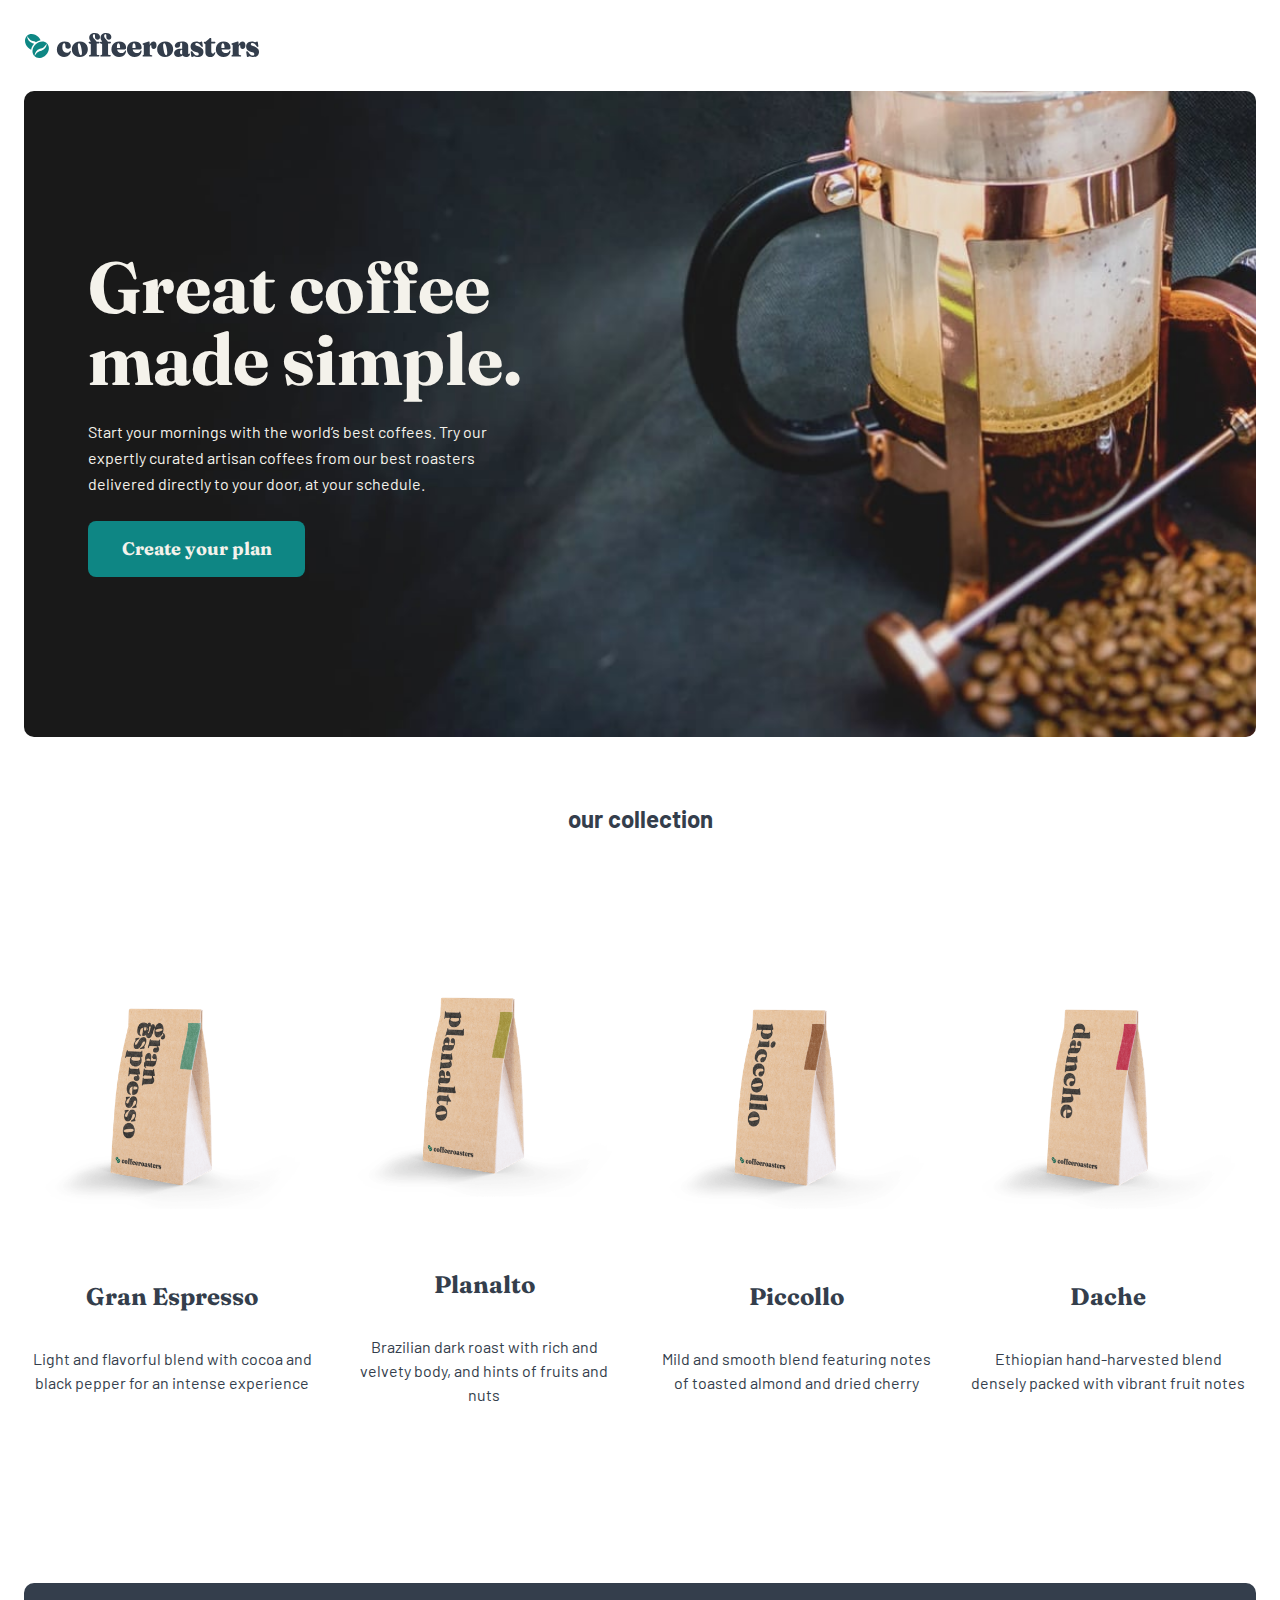
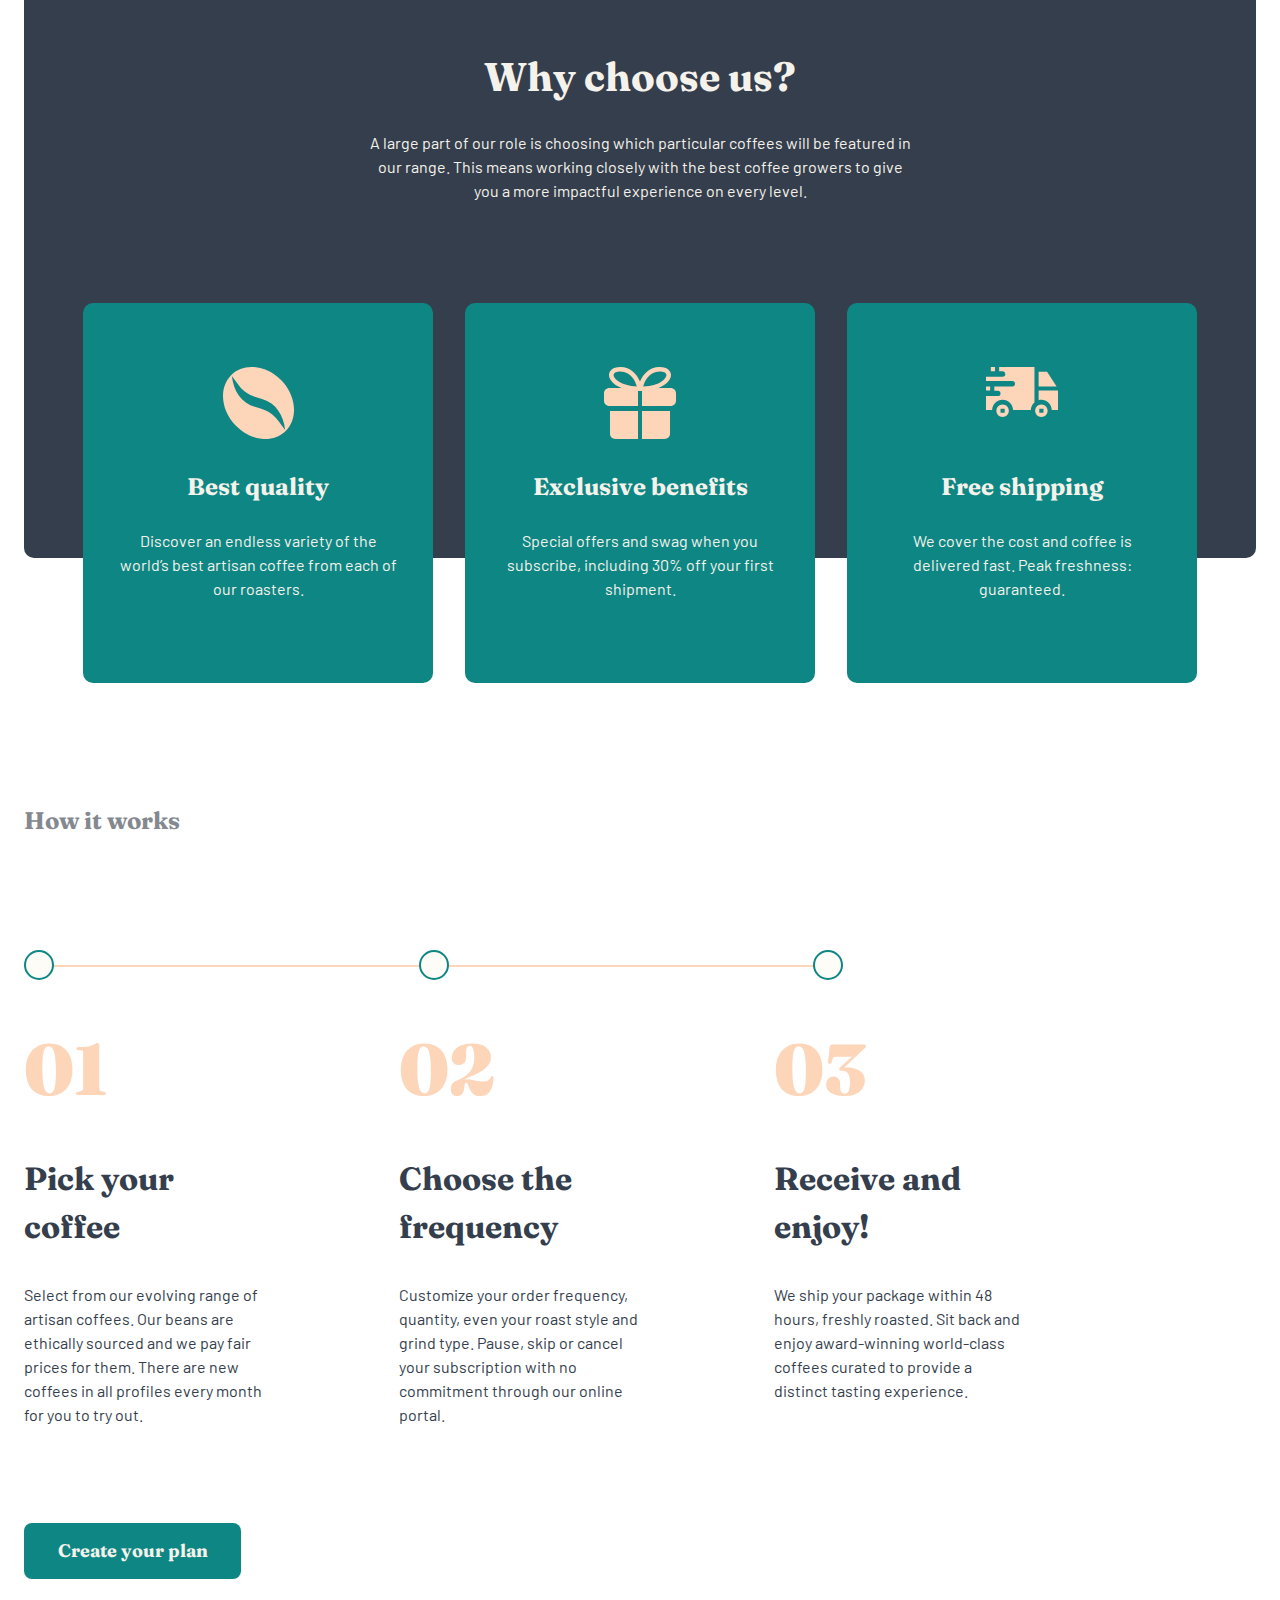
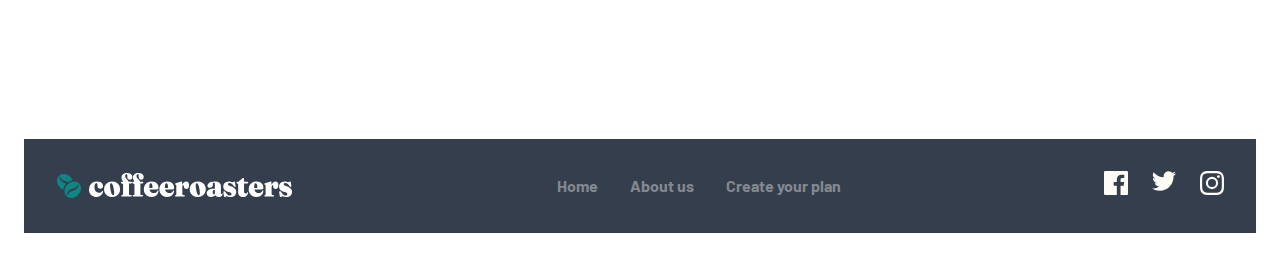
<file: index.html>
<!DOCTYPE html>
<html lang="en">
<head>
    <meta charset="UTF-8">
    <meta http-equiv="X-UA-Compatible" content="IE=edge">
    <meta name="viewport" content="width=device-width, initial-scale=1.0">
    <link rel="stylesheet" href="css/styles.css">
    <title>Coffeeroasters | Home</title>
</head>
<body class="container">
    <header>
        <nav>
            <div class="logo-dropdown flex">
                <a href="/index.html"><img class="logo-img" src="images/shared/desktop/logo.svg" alt="Company Logo"></a>
                <div id="nav-dropdown" class="nav-dropdown-closed"></div>
            </div>
            <div id="nav-links" class="nav-links hidden">
                <ul class="nav-ul">
                    <li><a class="nav-a" href="/index.html">Home</a></li>
                    <li><a class="nav-a" href="/about.html">About us</a></li>
                    <li><a class="nav-a" href="/plan.html">Create your plan</a></li>
                </ul>
            </div>
        </nav>
    </header>
    <main>
        <section class="home-img hero-section border-radius-10 text-cream">
            <div class="hero-section-text flow">
                <h1 class="hero-section-text-h2 ff-fraunces">Great coffee made simple.</h1>
                <p class="hero-section-text-p">Start your mornings with the world’s best coffees. Try our expertly curated artisan 
                coffees from our best roasters delivered directly to your door, at your schedule.
                </p>
                <a href="/plan.html" class="btn border-radius-8 ff-fraunces fw-bold bg-dark-cyan text-cream">Create your plan</a>
            </div>
        </section>

        <section>
            <h2>our collection</h2>
            <div class="coffee-choices flex">
                <div class="coffee-choice-item">
                    <img class="coffee-choice-img" src="images/home/desktop/image-gran-espresso.png" alt="">
                    <div class="coffee-choice-text">
                        <h3 class="ff-fraunces fs-500">Gran Espresso</h3>
                        <p>Light and flavorful blend with cocoa and black pepper for an intense experience</p>
                    </div>
                </div>
                <div class="coffee-choice-item">
                    <img class="coffee-choice-img" src="images/home/desktop/image-planalto.png" alt="">
                    <div class="coffee-choice-text">
                        <h3 class="ff-fraunces fs-500">Planalto</h3>
                        <p>Brazilian dark roast with rich and velvety body, and hints of fruits and nuts</p>
                    </div>
                </div>
                <div class="coffee-choice-item">
                    <img class="coffee-choice-img" src="images/home/desktop/image-piccollo.png" alt="">
                    <div class="coffee-choice-text">
                        <h3 class="ff-fraunces fs-500">Piccollo</h3>
                        <p >Mild and smooth blend featuring notes of toasted almond and dried cherry</p>
                    </div>
                </div>
                <div class="coffee-choice-item">
                    <img class="coffee-choice-img" src="images/home/desktop/image-danche.png" alt="">
                    <div class="coffee-choice-text">
                        <h3 class="ff-fraunces fs-500">Dache</h3>
                        <p>Ethiopian hand-harvested blend densely packed with vibrant fruit notes</p>
                    </div>
                </div>
            </div>
        </section>
            
        <section class="why-choose-us">
            <div class="card-home-main bg-dark-grey-blue text-cream border-radius-10 flow">
                <h2 class="why-choose-us-h2 ff-fraunces">Why choose us?</h2>
                <p class="why-choose-us-p">A large part of our role is choosing which particular 
                    coffees will be featured  in our range. This means 
                    working closely with the best coffee growers to give 
                    you a more impactful experience on every level.
                </p>
            </div>
            <div class="cards">
                <div class="card-home bg-dark-cyan text-cream border-radius-10">
                    <svg width="73" height="72" xmlns="http://www.w3.org/2000/svg"><path d="M71.806 39.226c-.968-9.481-5.498-18.76-12.758-26.122C43.93-2.22 21.512-4.428 9.078 8.194-3.365 20.812-1.19 43.537 13.924 58.864c7.26 7.362 16.41 11.957 25.76 12.938 1.246.13 2.475.198 3.687.198 8.04 0 15.229-2.858 20.523-8.226 6.088-6.17 8.901-14.89 7.912-24.548zm-22.125 7.78c-4.953-3.833-10.322-5.35-16.153-6.97C18.85 35.955 11.558 23.535 9.855 8.977c4.135 5.058 7.188 10.836 12.265 15.07 5.409 4.51 11.364 6.152 17.905 8.074 14.36 4.225 21.464 16.538 23.097 30.87-4.482-5.463-7.77-11.592-13.441-15.984z" fill="#FDD6BA" fill-rule="nonzero"/></svg>
                    <div class="card-home-text">
                        <h3 class="fs-500 ff-fraunces">Best quality</h3>
                        <p>Discover an endless variety of the world’s
                           best artisan coffee from each of our roasters.
                        </p>
                    </div>
                </div>
                <div class="card-home bg-dark-cyan text-cream border-radius-10">
                    <svg width="72" height="72" xmlns="http://www.w3.org/2000/svg"><path d="M34 44v28H11.297C8.391 72 6 69.672 6 66.842V44h28zm32 0v22.842C66 69.672 63.609 72 60.703 72H38V44h28zM55.73 0C64.05.003 67 4.347 67 8.067c0 4.26-3.952 9.643-12.424 12.934L66.711 21C69.612 21 72 23.37 72 26.25v7.5c0 2.88-2.388 5.25-5.289 5.25H38l.001-15.02a70.21 70.21 0 01-1.7.02c-.1 0-.201-.006-.3-.02-.1.013-.2.02-.303.02-.574 0-1.14-.007-1.698-.02V39H5.289C2.388 39 0 36.63 0 33.75v-7.5C0 23.37 2.388 21 5.289 21h12.135C8.952 17.71 5 12.327 5 8.066 5 4.345 7.953 0 16.272 0 27.008 0 33.088 7.615 36 14.592 38.911 7.615 44.992 0 55.73 0zM16.273 4.451c-3.223 0-6.667.95-6.667 3.614 0 3.79 6.855 10.695 23.217 11.422-1.381-4.932-5.556-15.036-16.55-15.036zm39.459.002c-10.997 0-15.172 10.103-16.556 15.031 8.675-.391 14.146-2.513 17.295-4.32 4.369-2.507 5.925-5.31 5.925-7.1 0-2.664-3.441-3.61-6.664-3.61z" fill="#FDD6BA" fill-rule="nonzero"/></svg>
                    <div class="card-home-text">
                        <h3 class="fs-500 ff-fraunces">Exclusive benefits</h3>
                        <p>Special offers and swag when you subscribe,
                           including 30% off your first shipment.
                        </p>
                    </div>
                </div>
                <div class="card-home bg-dark-cyan text-cream border-radius-10">
                    <svg width="72" height="72" xmlns="http://www.w3.org/2000/svg"><path d="M55.385 37.5c3.435 0 6.23 2.804 6.23 6.25S58.82 50 55.385 50c-3.436 0-6.231-2.804-6.231-6.25s2.795-6.25 6.23-6.25zm-38.77 0c3.436 0 6.231 2.804 6.231 6.25S20.051 50 16.616 50c-3.436 0-6.231-2.804-6.231-6.25s2.795-6.25 6.23-6.25zm40.87 4.143h-4.2v4.214h4.2v-4.214zm-38.77 0h-4.2v4.214h4.2v-4.214zM48.463 0v35.397a10.497 10.497 0 00-3.652 7.659H27.05c-.165-5.647-4.787-10.19-10.448-10.19-5.662 0-10.283 4.543-10.449 10.19H0V29.12h11.77a2.736 2.736 0 002.726-2.739 2.736 2.736 0 00-2.727-2.738H8.345v-4.23h17.92a2.736 2.736 0 002.728-2.738 2.736 2.736 0 00-2.727-2.74H0V9.708h16.602a2.736 2.736 0 002.726-2.739c0-1.459-1.352-2.739-2.894-2.739h-3.307V0h35.335zM72 23.611v19.445h-6.216c-.167-5.656-4.836-10.207-10.556-10.207-.901 0-1.777.114-2.613.326v-9.564H72zM4.154 19.444v4.167H0v-4.167h4.154zM61.062 4.861l9.553 14.583h-18V4.861h8.447zM9 0v4.167H4.846V0H9z" fill="#FDD6BA" fill-rule="nonzero"/></svg>
                    <div class="card-home-text">
                        <h3 class="fs-500 ff-fraunces">Free shipping</h3>
                        <p>We cover the cost and coffee is delivered
                           fast. Peak freshness: guaranteed.
                        </p>
                    </div>
                </div>
            </div>
        </section>
        
        <section class="three-item-layout">
            <h2 class="ff-fraunces text-grey">How it works</h2>
            <div class="step-status-bar flex">
                <div class="step-status-circle"></div>
                <div class="step-status-circle"></div>
                <div class="step-status-circle"></div>
            </div>
            <div class="three-item-layout-container flex">
                <div class="three-item-layout-item flow">
                    <span class="text-pale-orange fs-800 ff-fraunces fw-black">01</span>
                    <h3 class="ff-fraunces fs-600">Pick your coffee</h3>
                    <p>Select from our evolving range of artisan coffees.
                       Our beans are ethically sourced and we pay fair prices
                       for them. There are new coffees in all profiles every
                       month for you to try out.
                    </p>
                </div>
                <div class="three-item-layout-item flow">
                    <span class="text-pale-orange fs-800 ff-fraunces fw-black">02</span>
                    <h3 class="ff-fraunces fs-600">Choose the frequency</h3>
                    <p>Customize your order frequency, quantity, even
                       your roast style and grind type. Pause, skip or
                       cancel your subscription with no commitment through
                       our online portal.
                    </p>
                </div>
                <div class="three-item-layout-item flow">
                    <span class="text-pale-orange fs-800 ff-fraunces fw-black">03</span>
                    <h3 class="ff-fraunces fs-600">Receive and enjoy!</h3>
                    <p>We ship your package within 48 hours, freshly
                       roasted. Sit back and enjoy award-winning
                       world-class coffees curated to provide
                       a distinct tasting experience.
                    </p>
                </div>
            </div>
            <a href="/plan.html" class="btn border-radius-8 ff-fraunces fw-bold bg-dark-cyan text-cream">Create your plan</a>
        </section>
    </main>
    <footer>
        <nav class="nav-footer flex bg-dark-grey-blue">
            <a href="/index.html"><img class="footer-logo-img" src="images/shared/desktop/logo-white-text.svg" alt="Company Logo"></a>
            <div class="nav-footer-links">
                <ul class="nav-footer-links-ul flex">
                    <li><a class="nav-footer-links-a" href="/index.html">Home</a></li>
                    <li><a class="nav-footer-links-a" href="/about.html">About us</a></li>
                    <li><a class="nav-footer-links-a" href="/plan.html">Create your plan</a></li>
                </ul>
            </div>
            <div class="social-media-links flex">
                <a href="#"><svg xmlns="http://www.w3.org/2000/svg" width="24" height="24"><path fill="#FEFCF7" d="M22.675 0H1.325C.593 0 0 .593 0 1.325v21.351C0 23.407.593 24 1.325 24H12.82v-9.294H9.692v-3.622h3.128V8.413c0-3.1 1.893-4.788 4.659-4.788 1.325 0 2.463.099 2.795.143v3.24l-1.918.001c-1.504 0-1.795.715-1.795 1.763v2.313h3.587l-.467 3.622h-3.12V24h6.116c.73 0 1.323-.593 1.323-1.325V1.325C24 .593 23.407 0 22.675 0z"/></svg></a>
                <a href="#"><svg xmlns="http://www.w3.org/2000/svg" width="24" height="20"><path fill="#FEFCF7" d="M24 2.557a9.83 9.83 0 01-2.828.775A4.932 4.932 0 0023.337.608a9.864 9.864 0 01-3.127 1.195A4.916 4.916 0 0016.616.248c-3.179 0-5.515 2.966-4.797 6.045A13.978 13.978 0 011.671 1.149a4.93 4.93 0 001.523 6.574 4.903 4.903 0 01-2.229-.616c-.054 2.281 1.581 4.415 3.949 4.89a4.935 4.935 0 01-2.224.084 4.928 4.928 0 004.6 3.419A9.9 9.9 0 010 17.54a13.94 13.94 0 007.548 2.212c9.142 0 14.307-7.721 13.995-14.646A10.025 10.025 0 0024 2.557z"/></svg></a>
                <a href="#"><svg xmlns="http://www.w3.org/2000/svg" width="24" height="24"><path fill="#FEFCF7" d="M12 2.163c3.204 0 3.584.012 4.85.07 3.252.148 4.771 1.691 4.919 4.919.058 1.265.069 1.645.069 4.849 0 3.205-.012 3.584-.069 4.849-.149 3.225-1.664 4.771-4.919 4.919-1.266.058-1.644.07-4.85.07-3.204 0-3.584-.012-4.849-.07-3.26-.149-4.771-1.699-4.919-4.92-.058-1.265-.07-1.644-.07-4.849 0-3.204.013-3.583.07-4.849.149-3.227 1.664-4.771 4.919-4.919 1.266-.057 1.645-.069 4.849-.069zM12 0C8.741 0 8.333.014 7.053.072 2.695.272.273 2.69.073 7.052.014 8.333 0 8.741 0 12c0 3.259.014 3.668.072 4.948.2 4.358 2.618 6.78 6.98 6.98C8.333 23.986 8.741 24 12 24c3.259 0 3.668-.014 4.948-.072 4.354-.2 6.782-2.618 6.979-6.98.059-1.28.073-1.689.073-4.948 0-3.259-.014-3.667-.072-4.947-.196-4.354-2.617-6.78-6.979-6.98C15.668.014 15.259 0 12 0zm0 5.838a6.162 6.162 0 100 12.324 6.162 6.162 0 000-12.324zM12 16a4 4 0 110-8 4 4 0 010 8zm6.406-11.845a1.44 1.44 0 100 2.881 1.44 1.44 0 000-2.881z"/></svg></a>
            </div>
        </nav>
    </footer>
    <script src="js/app.js"></script>
</body>
</html>
</file>
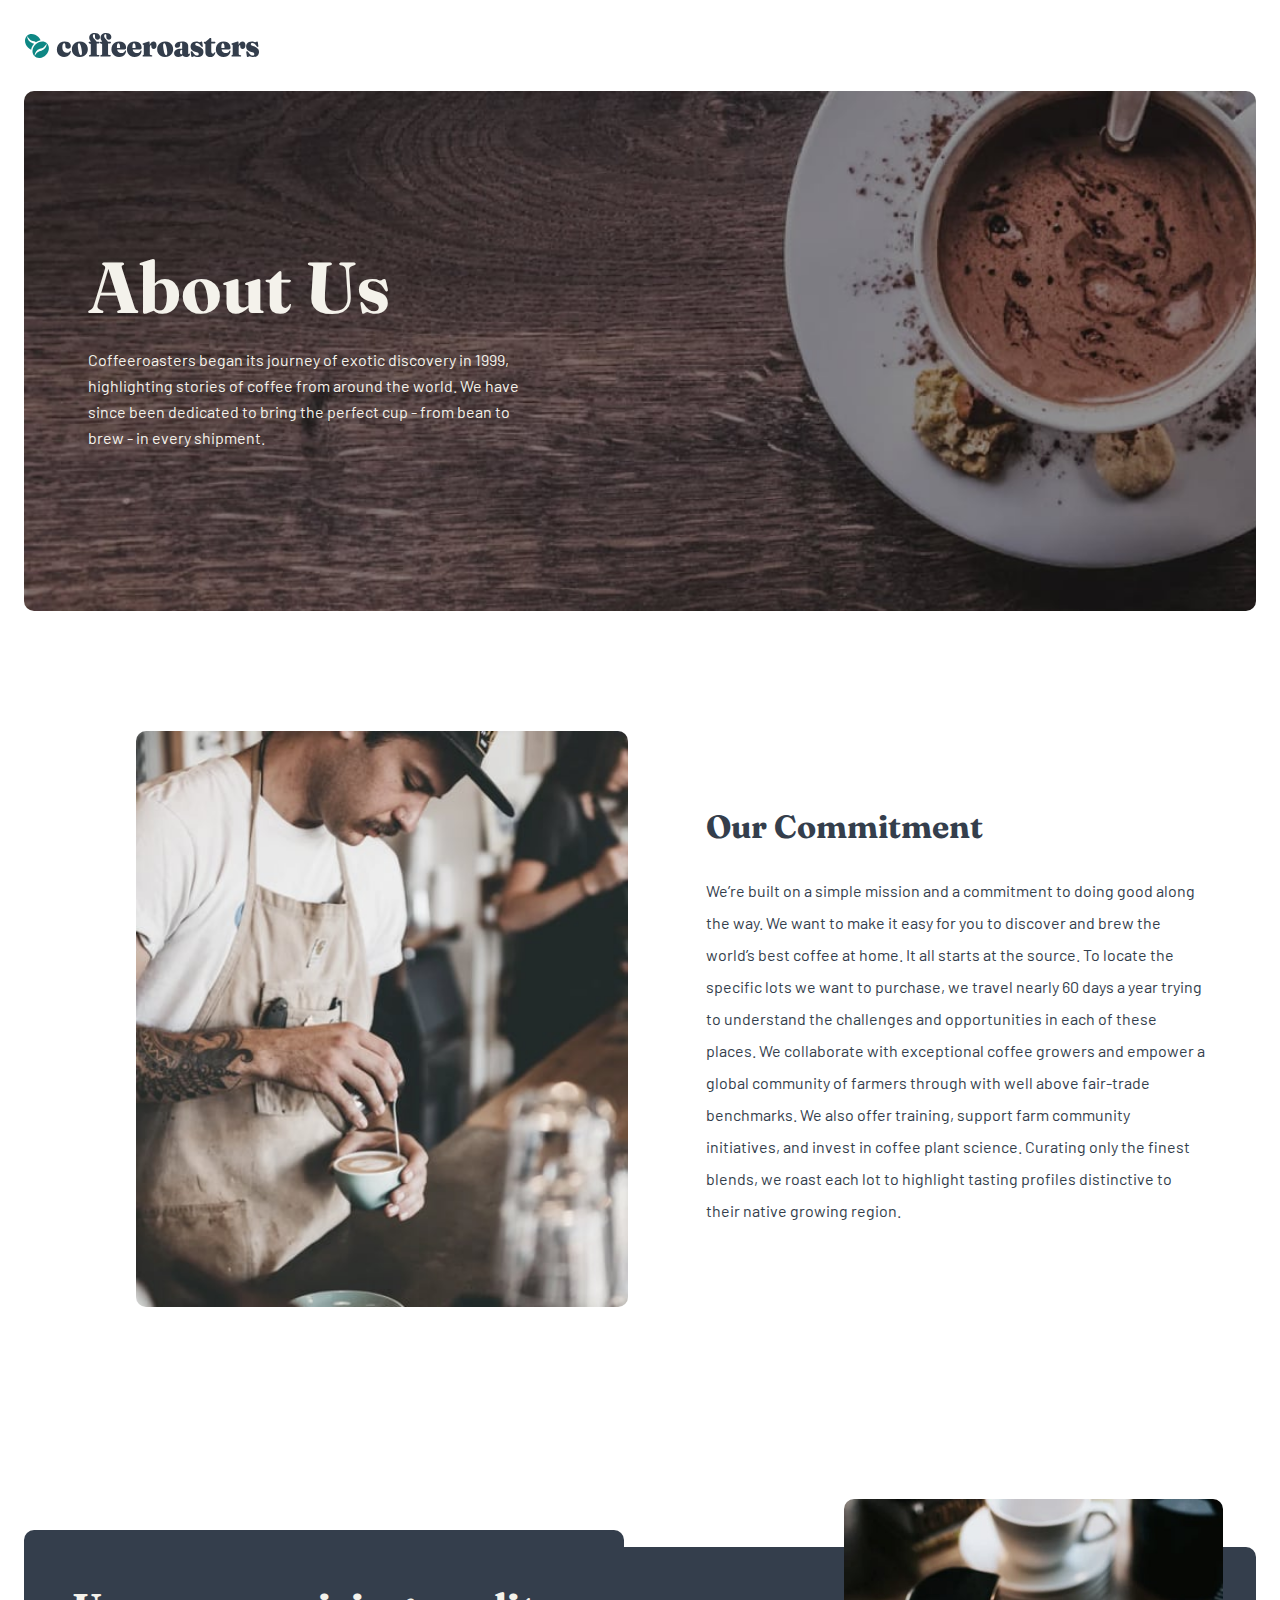
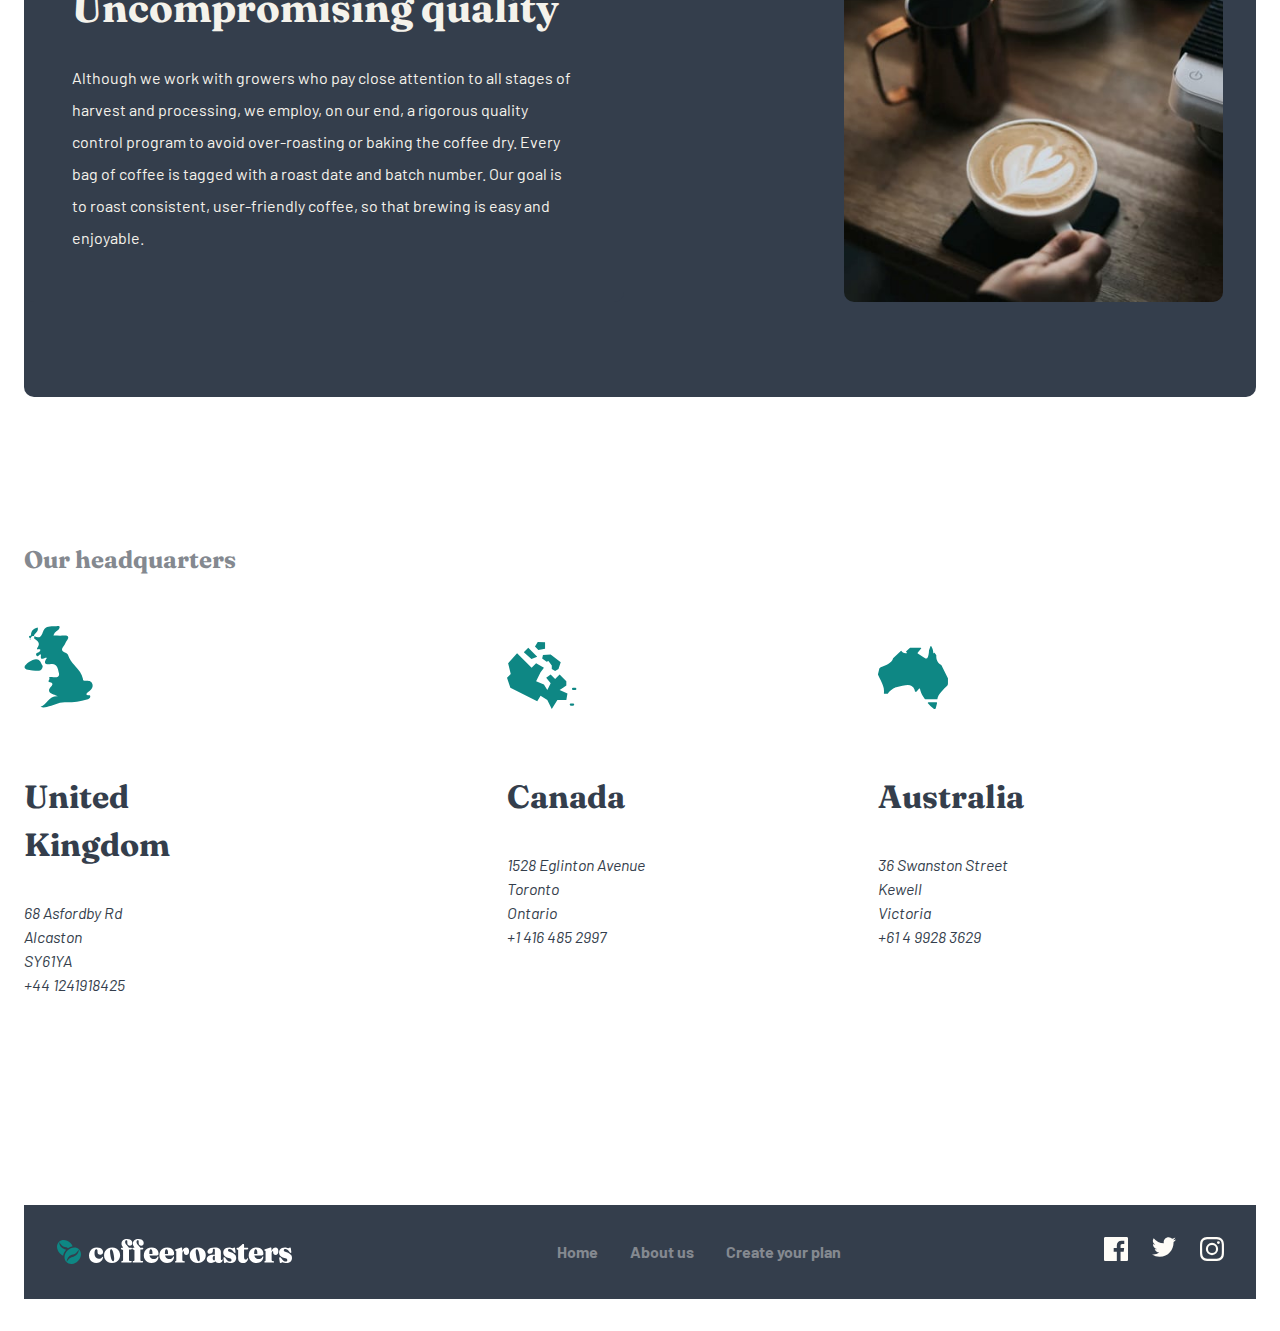
<file: about.html>
<!DOCTYPE html>
<html lang="en">
<head>
    <meta charset="UTF-8">
    <meta http-equiv="X-UA-Compatible" content="IE=edge">
    <meta name="viewport" content="width=device-width, initial-scale=1.0">
    <link rel="stylesheet" href="css/styles.css">
    <title>Coffeeroasters | Home</title>
</head>
<body class="container">
    <header>
        <nav>
            <div class="logo-dropdown flex">
                <a href="/index.html"><img class="logo-img" src="images/shared/desktop/logo.svg" alt="Company Logo"></a>
                <div id="nav-dropdown" class="nav-dropdown-closed"></div>
            </div>
            <div id="nav-links" class="nav-links hidden">
                <ul class="nav-ul">
                    <li><a class="nav-a" href="/index.html">Home</a></li>
                    <li><a class="nav-a" href="/about.html">About us</a></li>
                    <li><a class="nav-a" href="/plan.html">Create your plan</a></li>
                </ul>
            </div>
        </nav>
    </header>

    <main>
        <section class="about-img hero-section border-radius-10 text-cream">
            <div class="hero-section-text flow">
                <h1 class="hero-section-text-h2 ff-fraunces">About Us</h1>
                <p class="hero-section-text-p">Coffeeroasters began its journey of exotic discovery in 1999, 
                    highlighting stories of coffee from around the world. We have since been dedicated to bring 
                    the perfect cup - from bean to brew - in every shipment.
                </p>
            </div>
        </section>

        <section class="our-commitment flex">
            <picture class="our-commitment-picture">
                <source class="our-commitment-img" media="(min-width: 1280px)" srcset="images/about/desktop/image-commitment.jpg">
                <source class="our-commitment-img" media="(min-width: 768px)" srcset="images/about/tablet/image-commitment.jpg">
                <img class="our-commitment-img" src="images/about/mobile/image-commitment.jpg" alt="">
            </picture>
            <div class="our-commitment-text">
                <h2 class="our-commitment-text-h2 ff-fraunces">Our Commitment</h2>
                <p class="our-commitment-text-p">
                    We’re built on a simple mission and a commitment to doing 
                    good along the way. We want to make it easy for you to discover 
                    and brew the world’s best coffee at home. It all starts at the 
                    source. To locate the specific lots we want to purchase, we travel 
                    nearly 60 days a year trying to understand the challenges and opportunities 
                    in each of these places. We collaborate with exceptional coffee growers 
                    and empower a global community of farmers through with well above 
                    fair-trade benchmarks. We also offer training, support farm community 
                    initiatives, and invest in coffee plant science. Curating only the finest 
                    blends, we roast each lot to highlight tasting profiles distinctive to 
                    their native growing region.
                </p>
            </div>
        </section>

        <section class="quality text-cream ">
            <picture class="quality-picture">
                <source class="quality-img" media="(min-width: 1280px)" srcset="images/about/desktop/image-quality.jpg">
                <source class="quality-img" media="(min-width: 768px)" srcset="images/about/tablet/image-quality.jpg">
                <img class="quality-img" src="images/about/mobile/image-quality.jpg" alt="">
            </picture>
            <div class="bg-dark-grey-blue border-radius-10">
                <div class="quality-text flow">
                    <h2 class="quality-h2 ff-fraunces">Uncompromising quality</h2>
                    <p class="quality-p">Although we work with growers who pay close attention to
                        all stages of harvest and processing, we employ, on our end, a rigorous
                        quality control program to avoid over-roasting or baking the coffee dry.
                        Every bag of coffee is tagged with a roast date and batch number. Our goal
                        is to roast consistent, user-friendly coffee, so that brewing is easy and enjoyable.
                    </p>
                </div>
            </div>
        </section>

        <section class="our-headquarters three-item-layout">
            <h2 class="ff-fraunces text-grey">Our headquarters</h2>
            <div class="three-item-layout-container about flex">
                <div class="three-item-layout-item flow">
                    <img class="our-headquarters-img" src="images/about/desktop/illustration-uk.svg">
                    <h3 class="ff-fraunces fs-600">United Kingdom</h3>
                    <address>
                        68 Asfordby Rd<br>
                        Alcaston<br>
                        SY61YA<br>
                        +44 1241918425
                    </address>
                </div>
                <div class="three-item-layout-item flow">
                    <img class="our-headquarters-img" src="images/about/desktop/illustration-canada.svg">
                    <h3 class="ff-fraunces fs-600">Canada</h3>
                    <address>
                        1528 Eglinton Avenue<br>
                        Toronto<br>
                        Ontario<br>
                        +1 416 485 2997
                    </address>
                </div>
                <div class="three-item-layout-item flow">
                    <img class="our-headquarters-img" src="images/about/desktop/illustration-australia.svg">
                    <h3 class="ff-fraunces fs-600">Australia</h3>
                    <address>
                        36 Swanston Street<br>
                        Kewell<br>
                        Victoria<br>
                        +61 4 9928 3629
                    </address>
                </div>
            </div>
        </section>
       
    </main>

    <footer>
        <nav class="nav-footer flex bg-dark-grey-blue">
            <a href="/index.html"><img class="footer-logo-img" src="images/shared/desktop/logo-white-text.svg" alt="Company Logo"></a>
            <div class="nav-footer-links">
                <ul class="nav-footer-links-ul flex">
                    <li><a class="nav-footer-links-a" href="/index.html">Home</a></li>
                    <li><a class="nav-footer-links-a" href="/about.html">About us</a></li>
                    <li><a class="nav-footer-links-a" href="/plan.html">Create your plan</a></li>
                </ul>
            </div>
            <div class="social-media-links flex">
                <a href="#"><svg xmlns="http://www.w3.org/2000/svg" width="24" height="24"><path fill="#FEFCF7" d="M22.675 0H1.325C.593 0 0 .593 0 1.325v21.351C0 23.407.593 24 1.325 24H12.82v-9.294H9.692v-3.622h3.128V8.413c0-3.1 1.893-4.788 4.659-4.788 1.325 0 2.463.099 2.795.143v3.24l-1.918.001c-1.504 0-1.795.715-1.795 1.763v2.313h3.587l-.467 3.622h-3.12V24h6.116c.73 0 1.323-.593 1.323-1.325V1.325C24 .593 23.407 0 22.675 0z"/></svg></a>
                <a href="#"><svg xmlns="http://www.w3.org/2000/svg" width="24" height="20"><path fill="#FEFCF7" d="M24 2.557a9.83 9.83 0 01-2.828.775A4.932 4.932 0 0023.337.608a9.864 9.864 0 01-3.127 1.195A4.916 4.916 0 0016.616.248c-3.179 0-5.515 2.966-4.797 6.045A13.978 13.978 0 011.671 1.149a4.93 4.93 0 001.523 6.574 4.903 4.903 0 01-2.229-.616c-.054 2.281 1.581 4.415 3.949 4.89a4.935 4.935 0 01-2.224.084 4.928 4.928 0 004.6 3.419A9.9 9.9 0 010 17.54a13.94 13.94 0 007.548 2.212c9.142 0 14.307-7.721 13.995-14.646A10.025 10.025 0 0024 2.557z"/></svg></a>
                <a href="#"><svg xmlns="http://www.w3.org/2000/svg" width="24" height="24"><path fill="#FEFCF7" d="M12 2.163c3.204 0 3.584.012 4.85.07 3.252.148 4.771 1.691 4.919 4.919.058 1.265.069 1.645.069 4.849 0 3.205-.012 3.584-.069 4.849-.149 3.225-1.664 4.771-4.919 4.919-1.266.058-1.644.07-4.85.07-3.204 0-3.584-.012-4.849-.07-3.26-.149-4.771-1.699-4.919-4.92-.058-1.265-.07-1.644-.07-4.849 0-3.204.013-3.583.07-4.849.149-3.227 1.664-4.771 4.919-4.919 1.266-.057 1.645-.069 4.849-.069zM12 0C8.741 0 8.333.014 7.053.072 2.695.272.273 2.69.073 7.052.014 8.333 0 8.741 0 12c0 3.259.014 3.668.072 4.948.2 4.358 2.618 6.78 6.98 6.98C8.333 23.986 8.741 24 12 24c3.259 0 3.668-.014 4.948-.072 4.354-.2 6.782-2.618 6.979-6.98.059-1.28.073-1.689.073-4.948 0-3.259-.014-3.667-.072-4.947-.196-4.354-2.617-6.78-6.979-6.98C15.668.014 15.259 0 12 0zm0 5.838a6.162 6.162 0 100 12.324 6.162 6.162 0 000-12.324zM12 16a4 4 0 110-8 4 4 0 010 8zm6.406-11.845a1.44 1.44 0 100 2.881 1.44 1.44 0 000-2.881z"/></svg></a>
            </div>
        </nav>
    </footer>
    <script src="js/app.js"></script>
</body>
</html>
</file>
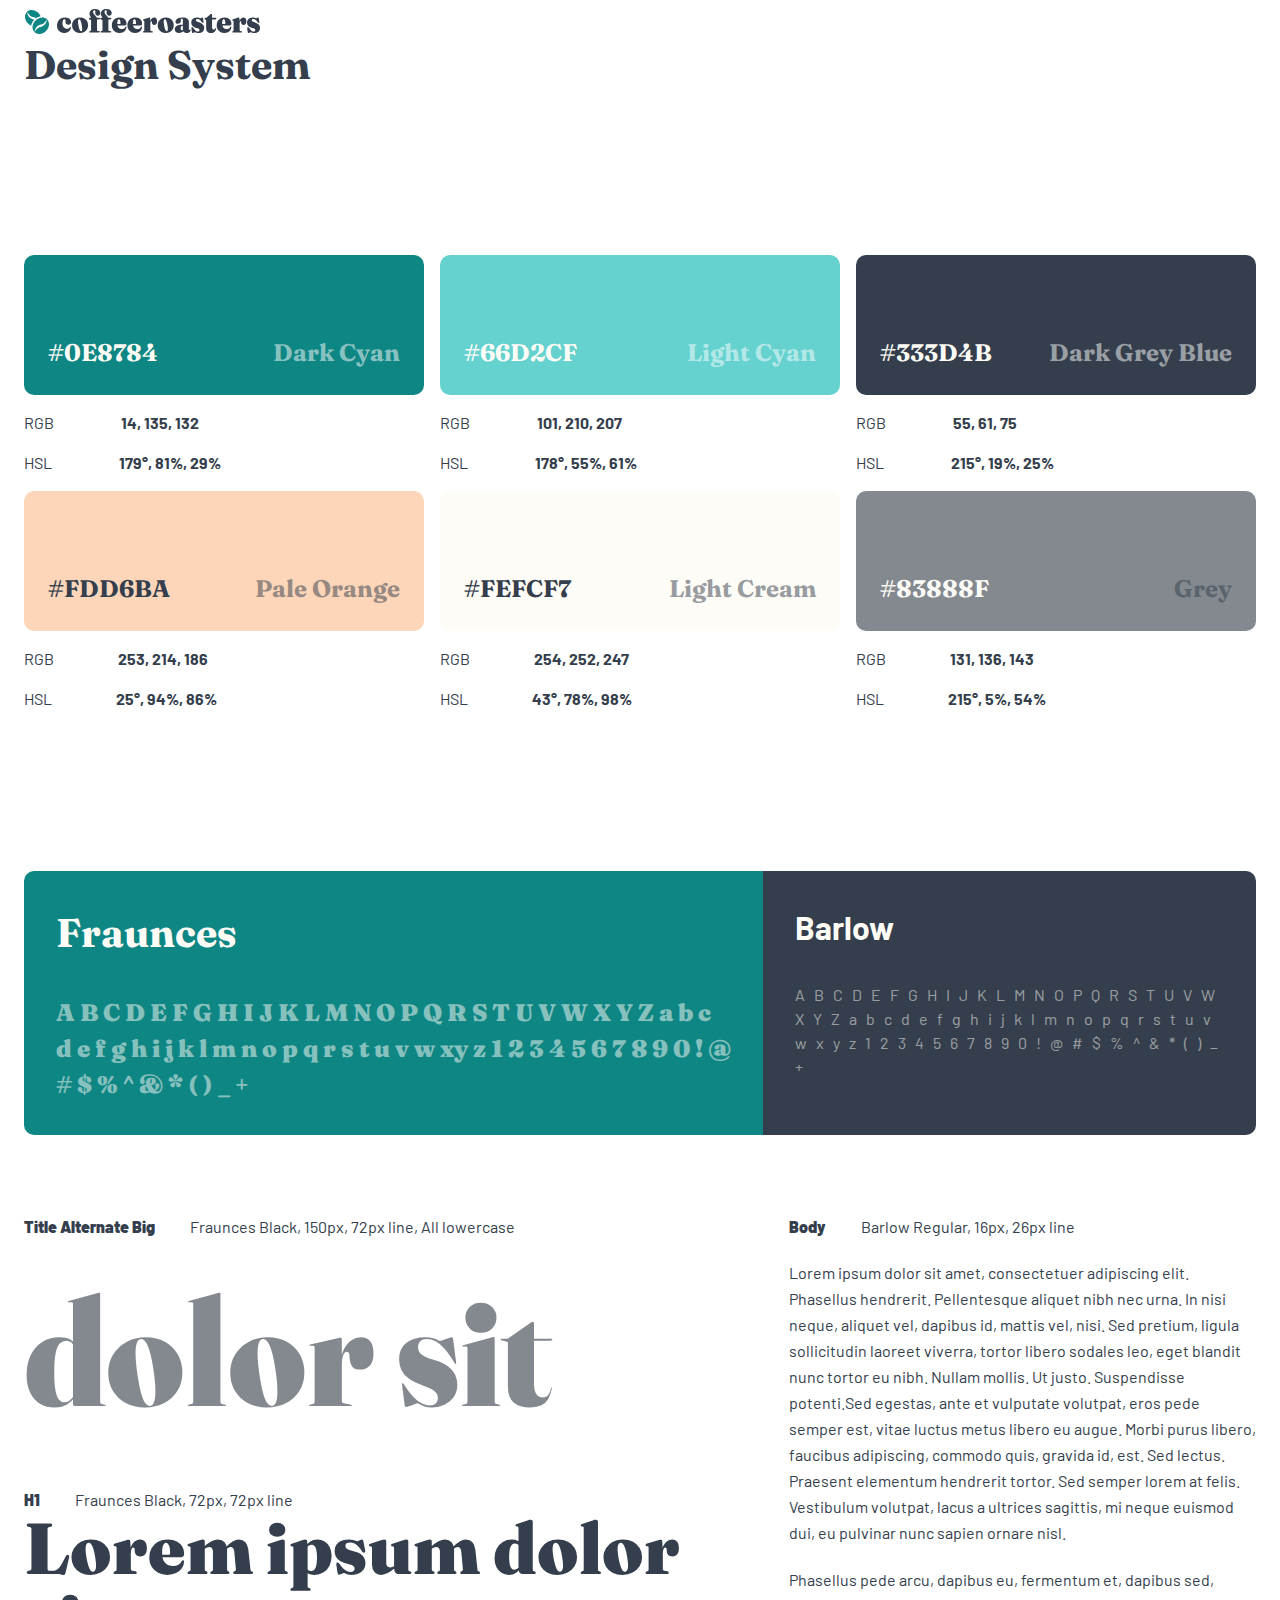
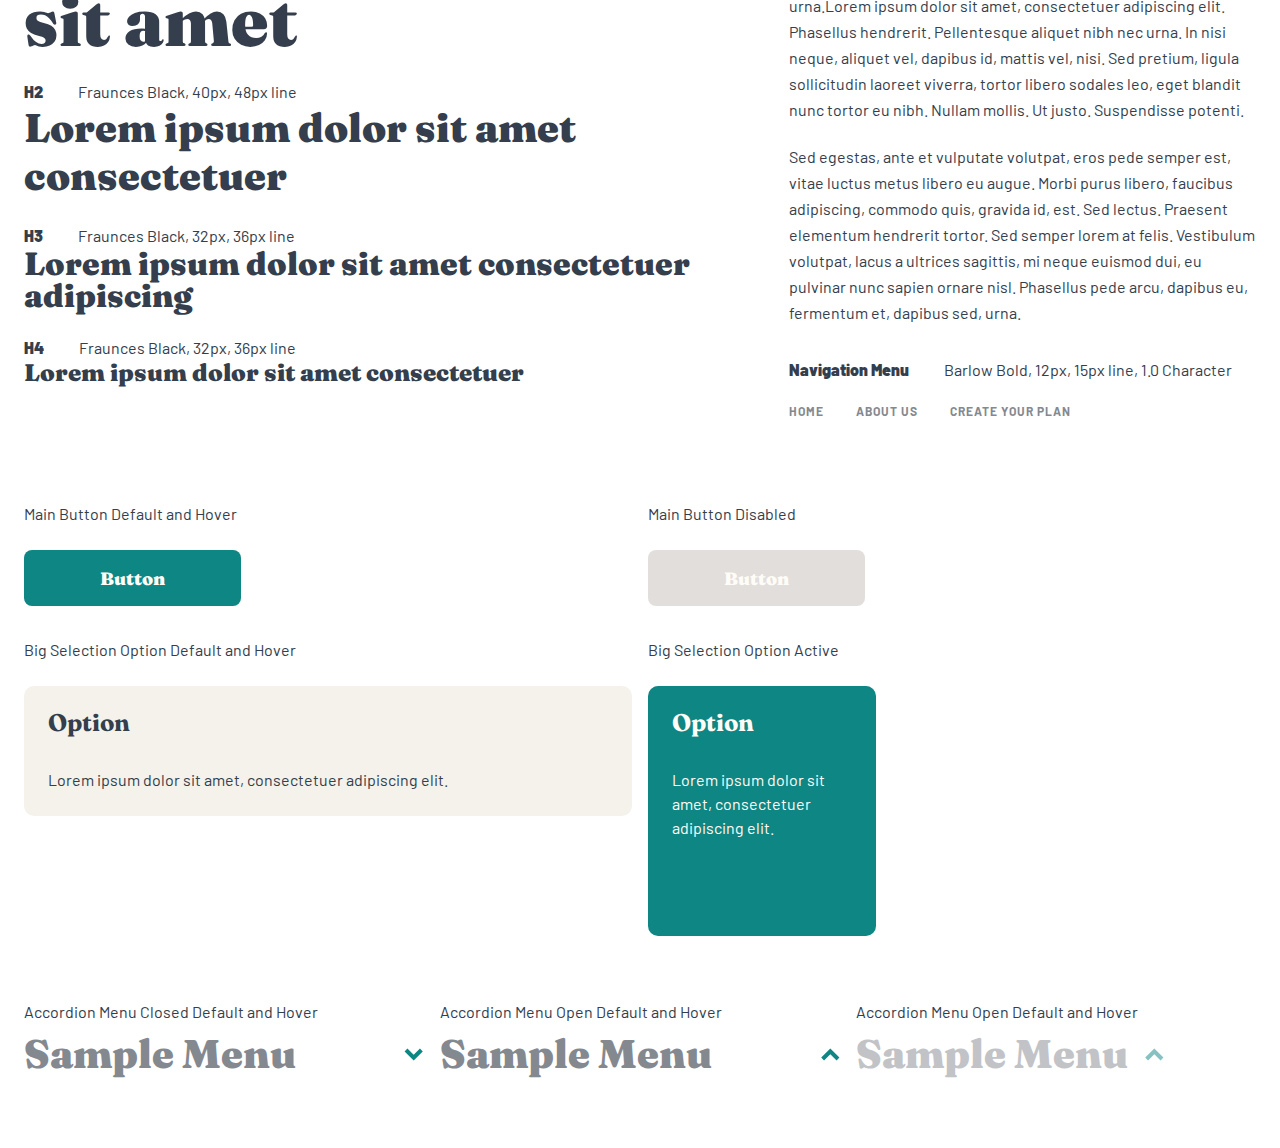
<file: design-system.html>
<!DOCTYPE html>
<html lang="en">
<head>
    <meta charset="UTF-8">
    <meta http-equiv="X-UA-Compatible" content="IE=edge">
    <meta name="viewport" content="width=device-width, initial-scale=1.0">
    <link rel="stylesheet" href="css/styles.css">
    <title>Coffee Roasters | Design System</title>
</head>
<body>
    <div class="container">
        <!-- The Logo -->
        <div>
            <img src="images/shared/desktop/logo.svg">
            <h1 class="ff-fraunces fs-700">Design System</h2>
        </div>

        <!-- Colors -->
        <div class="grid fw-bold" style="grid-template-columns: 1fr 1fr 1fr; grid-template-rows: auto; margin-top: 10rem;">
            <div>
                <div class="flex bg-dark-cyan ff-fraunces fs-500 fw-bold border-radius-10" style=" padding: 5rem 1.5rem 1.5rem; align-items: flex-end; justify-content: space-between;">
                    <p class="text-light-cream">#0E8784</p>
                    <p style="color: white; opacity: .5;">Dark Cyan</p>
                </div>
                <p style="margin-top: 1rem;"><span class="fw-regular" style="margin-right: 4rem;">RGB</span> 14, 135, 132</p>
                <p style="margin-top: 1rem;"><span class="fw-regular" style="margin-right: 4rem;">HSL</span> 179°, 81%, 29%</p>
            </div>
            <div>
                <div class="flex bg-light-cyan ff-fraunces fs-500 fw-bold border-radius-10" style=" padding: 5rem 1.5rem 1.5rem; align-items: flex-end; justify-content: space-between;">
                    <p class="text-light-cream">#66D2CF</p>
                    <p style="color: white; opacity: .5;">Light Cyan</p>
                </div>
                <p style="margin-top: 1rem;"><span class="fw-regular" style="margin-right: 4rem;">RGB</span> 101, 210, 207</p>
                <p style="margin-top: 1rem;"><span class="fw-regular" style="margin-right: 4rem;">HSL</span> 178°, 55%, 61%</p>
            </div>
            <div>
                <div class="flex bg-dark-grey-blue ff-fraunces fs-500 fw-bold border-radius-10" style=" padding: 5rem 1.5rem 1.5rem; align-items: flex-end; justify-content: space-between;">
                    <p class="text-light-cream">#333D4B</p>
                    <p style="color: white; opacity: .5;">Dark Grey Blue</p>
                </div>
                <p style="margin-top: 1rem;"><span class="fw-regular" style="margin-right: 4rem;">RGB</span> 55, 61, 75</p>
                <p style="margin-top: 1rem;"><span class="fw-regular" style="margin-right: 4rem;">HSL</span> 215°, 19%, 25%</p>
            </div>
            <div>
                <div class="flex bg-pale-orange text-dark-grey-blue ff-fraunces fs-500 fw-bold border-radius-10" style=" padding: 5rem 1.5rem 1.5rem; align-items: flex-end; justify-content: space-between;">
                    <p>#FDD6BA</p>
                    <p style="opacity: .5;">Pale Orange</p>
                </div>
                <p style="margin-top: 1rem;"><span class="fw-regular" style="margin-right: 4rem;">RGB</span>253, 214, 186</p>
                <p style="margin-top: 1rem;"><span class="fw-regular" style="margin-right: 4rem;">HSL</span>25°, 94%, 86%</p>
            </div>
            <div>
                <div class="flex bg-light-cream text-dark-grey-blue ff-fraunces fs-500 fw-bold border-radius-10" style=" padding: 5rem 1.5rem 1.5rem; align-items: flex-end; justify-content: space-between;">
                    <p>#FEFCF7</p>
                    <p style="opacity: .5;">Light Cream</p>
                </div>
                <p style="margin-top: 1rem;"><span class="fw-regular" style="margin-right: 4rem;">RGB</span>254, 252, 247</p>
                <p style="margin-top: 1rem;"><span class="fw-regular" style="margin-right: 4rem;">HSL</span>43°, 78%, 98%</p>
            </div>
            <div>
                <div class="flex bg-grey ff-fraunces fs-500 fw-bold border-radius-10" style="padding: 5rem 1.5rem 1.5rem; align-items: flex-end; justify-content: space-between;">
                    <p class="text-light-cream">#83888F</p>
                    <p style="opacity: .5;">Grey</p>
                </div>
                <p style="margin-top: 1rem;"><span class="fw-regular" style="margin-right: 4rem;">RGB</span>131, 136, 143</p>
                <p style="margin-top: 1rem;"><span class="fw-regular" style="margin-right: 4rem;">HSL</span>215°, 5%, 54%</p>
            </div>
        </div>

        <!-- Typography -->
        <div class="flex" style="margin-top: 10rem; gap: var(--gap, 0);">
            <div class="bg-dark-cyan text-light-cream ff-fraunces fw-black" style="width: 60%; padding: 2rem; border-radius: 10px 0 0 10px;">
                <h1 class="fs-700" style="margin-bottom: 2rem;">Fraunces</h1>
                <p class="fs-500" style="opacity: .5;">
                    A B C D E F G H I J K L M N O P Q R S T U V W
                    X Y Z a b c d e f g h i j k l m n o p q r s t u v w
                    xy z 1 2 3 4 5 6 7 8 9 0 ! @ # $ % ^ & * ( ) _ +</p>
            </div>
            <div class="bg-dark-grey-blue text-light-cream ff-barlow fw-regular" style="width: 40%; padding: 2rem; border-radius: 0 10px 10px 0;">
                <h1 class="fs-600" style="margin-bottom: 2rem;">Barlow</h1>
                <p class="fs-400" style="opacity: .5; letter-spacing: 3px;">
                    A B C D E F G H I J K L M N O P Q R S T U V W X Y
                    Z a b c d e f g h i j k l m n o p q r s t u v w x y z 1
                    2 3 4 5 6 7 8 9 0 ! @ # $ % ^  & * ( ) _ +</p>
            </div>
        </div>

        <div class="flex" style="margin-top: 5rem; gap: var(--gap, 4rem);">
            <div class="flow" style="width: 60%;">
                <div>
                    <p><span class="fw-black" style="margin-right: 2rem;">Title Alternate Big</span> Fraunces Black, 150px, 72px line, All lowercase</p>
                    <p class="fs-900 ff-fraunces fw-black text-grey">dolor sit</p>
                </div> 
                <div>
                    <p><span class="fw-black" style="margin-right: 2rem;">H1</span> Fraunces Black, 72px, 72px line</p>
                    <p class="fs-800 ff-fraunces fw-black line-h-800 text-dark-grey-blue">Lorem ipsum dolor sit amet</p>
                </div>
                <div>
                    <p><span class="fw-black" style="margin-right: 2rem;">H2</span> Fraunces Black, 40px, 48px line</p>
                    <p class="fs-700 ff-fraunces fw-black line-h-700 text-dark-grey-blue">Lorem ipsum dolor sit amet consectetuer</p>
                </div>
                <div>
                    <p><span class="fw-black" style="margin-right: 2rem;">H3</span> Fraunces Black, 32px, 36px line</p>
                    <p class="fs-600 ff-fraunces fw-black line-h-500 text-dark-grey-blue">Lorem ipsum dolor sit amet consectetuer adipiscing</p>
                </div>
                <div>
                    <p><span class="fw-black" style="margin-right: 2rem;">H4</span> Fraunces Black, 32px, 36px line</p>
                    <p class="fs-500 ff-fraunces fw-black line-h-400 text-dark-grey-blue">Lorem ipsum dolor sit amet consectetuer</p>
                </div>
            </div>

            <div style="width: 40%;">
                <p><span class="fw-black" style="margin-right: 2rem;">Body</span> Barlow Regular, 16px, 26px line</p>
                <p class="fs-400 line-h-400 paragraph-break text-dark-grey-blue">Lorem ipsum dolor sit amet, consectetuer adipiscing elit. Phasellus hendrerit. Pellentesque 
                    aliquet nibh nec urna. In nisi neque, aliquet vel, dapibus id, mattis vel, nisi. Sed pretium, 
                    ligula sollicitudin laoreet viverra, tortor libero sodales leo, eget blandit nunc tortor eu nibh. 
                    Nullam mollis. Ut justo. Suspendisse potenti.Sed egestas, ante et vulputate volutpat, eros pede 
                    semper est, vitae luctus metus libero eu augue. Morbi purus libero, faucibus adipiscing, commodo 
                    quis, gravida id, est. Sed lectus. Praesent elementum hendrerit tortor. Sed semper lorem at felis. 
                    Vestibulum volutpat, lacus a ultrices sagittis, mi neque euismod dui, eu pulvinar nunc sapien ornare 
                    nisl.
                </p>
                <p class="fs-400 line-h-400 paragraph-break text-dark-grey-blue">
                    Phasellus pede arcu, dapibus eu, fermentum et, dapibus sed, urna.Lorem ipsum dolor sit amet, 
                    consectetuer adipiscing elit. Phasellus hendrerit. Pellentesque aliquet nibh nec urna. 
                    In nisi neque, aliquet vel, dapibus id, mattis vel, nisi. Sed pretium, ligula sollicitudin 
                    laoreet viverra, tortor libero sodales leo, eget blandit nunc tortor eu nibh. Nullam mollis. 
                    Ut justo. Suspendisse potenti.
                </p>
                <p class="fs-400 line-h-400 paragraph-break text-dark-grey-blue">
                    Sed egestas, ante et vulputate volutpat, eros pede semper est, vitae luctus metus libero eu augue. 
                    Morbi purus libero, faucibus adipiscing, commodo quis, gravida id, est. Sed lectus. Praesent elementum 
                    hendrerit tortor. Sed semper lorem at felis. Vestibulum volutpat, lacus a ultrices sagittis, mi neque 
                    euismod dui, eu pulvinar nunc sapien ornare nisl. Phasellus pede arcu, dapibus eu, fermentum et, dapibus 
                    sed, urna.
                </p>

                <div style="margin-top: 2rem;">
                    <p><span class="fw-black" style="margin-right: 2rem;">Navigation Menu</span> Barlow Bold, 12px, 15px line, 1.0 Character</p>
                    <nav style="margin-top: 1rem;">
                        <ul class="flex uppercase fw-bold" style="gap: var(--gap, 2rem);">
                            <li><a class="fs-300 letter-spacing-1 text-grey" href="#">home</a></li>
                            <li><a class="fs-300 letter-spacing-1 text-grey" href="#">about us</a></li>
                            <li><a class="fs-300 letter-spacing-1 text-grey" href="#">create your plan</a></li>
                        </ul>
                    </nav>
                </div>

            </div>

        </div>

        <!-- Components -->
        <div class="flow">

            <div class="flex" style="margin-top: 5rem;">
                <div class="flow" style="width: 50%;">
                    <p class="ff-barlow fw-regular">Main Button Default and Hover</p>
                    <button class="btn ff-fraunces fw-black bg-dark-cyan text-light-cream border-radius-8">Button</button>
                </div>
                <div class="flow" style="width: 50%;">
                    <p class="ff-barlow fw-regular">Main Button Disabled</p>
                    <button class="btn-disabled ff-fraunces fw-black bg-grey text-light-cream border-radius-8">Button</button>
                </div>
            </div>

            <div class="flex" style="margin-top: 2rem;">
                <div class="flow" style="width: 50%;">
                    <p>Big Selection Option Default and Hover</p>
                    <div class="card bg-cream text-dark-grey-blue border-radius-10">
                        <h4 class="ff-fraunces line-h-400 fs-500" style="margin-bottom: 2rem;">Option</h4>
                        <p class="ff-barlow fs-400">Lorem ipsum dolor sit amet, consectetuer adipiscing elit.</p>
                    </div>
                </div>
                <div class="flow" style="width: 50%;">
                    <p>Big Selection Option Active</p>
                    <div class="card-active bg-cream text-dark-grey-blue border-radius-10">
                        <h4 class="ff-fraunces line-h-400 fs-500" style="margin-bottom: 2rem;">Option</h4>
                        <p class="ff-barlow fs-400">Lorem ipsum dolor sit amet, consectetuer adipiscing elit.</p>
                    </div>
                </div>
            </div>

            <div style="margin-top: 4rem; margin-bottom: 4rem;">
                <div class="flex">
                    <div style="width: 33%;">
                        <p>Accordion Menu Closed Default and Hover</p>
                        <div class="accordion-menu flex" style="align-items: center;">
                            <h2 class="ff-fraunces fs-700 fw-black text-grey">Sample Menu</h2>
                            <svg class="arrow" width="19" height="13" xmlns="http://www.w3.org/2000/svg"><path d="M15.949.586l2.828 2.828-9.096 9.096L.586 3.414 3.414.586l6.267 6.267z" fill="#0E8784" fill-rule="nonzero"/></svg>
                        </div>
                    </div>
                    <div style="width: 33%;">
                        <p>Accordion Menu Open Default and Hover</p>
                        <div class="accordion-menu flex" style="align-items: center;">
                            <h2 class="ff-fraunces fs-700 fw-black text-grey">Sample Menu</h2>
                            <svg class="arrow arrow-rotate" width="19" height="13" xmlns="http://www.w3.org/2000/svg"><path d="M15.949.586l2.828 2.828-9.096 9.096L.586 3.414 3.414.586l6.267 6.267z" fill="#0E8784" fill-rule="nonzero"/></svg>
                        </div>
                    </div>
                    <div style="width: 33%;">
                        <p>Accordion Menu Open Default and Hover</p>
                        <div class="accordion-menu-disabled flex" style="align-items: center;">
                            <h2 class="ff-fraunces fs-700 fw-black text-grey">Sample Menu</h2>
                            <svg class="arrow arrow-rotate" width="19" height="13" xmlns="http://www.w3.org/2000/svg"><path d="M15.949.586l2.828 2.828-9.096 9.096L.586 3.414 3.414.586l6.267 6.267z" fill="#0E8784" fill-rule="nonzero"/></svg>
                        </div>
                    </div>
                </div>
            </div>
        </div>
    </div>    
</body>

</html>
</file>
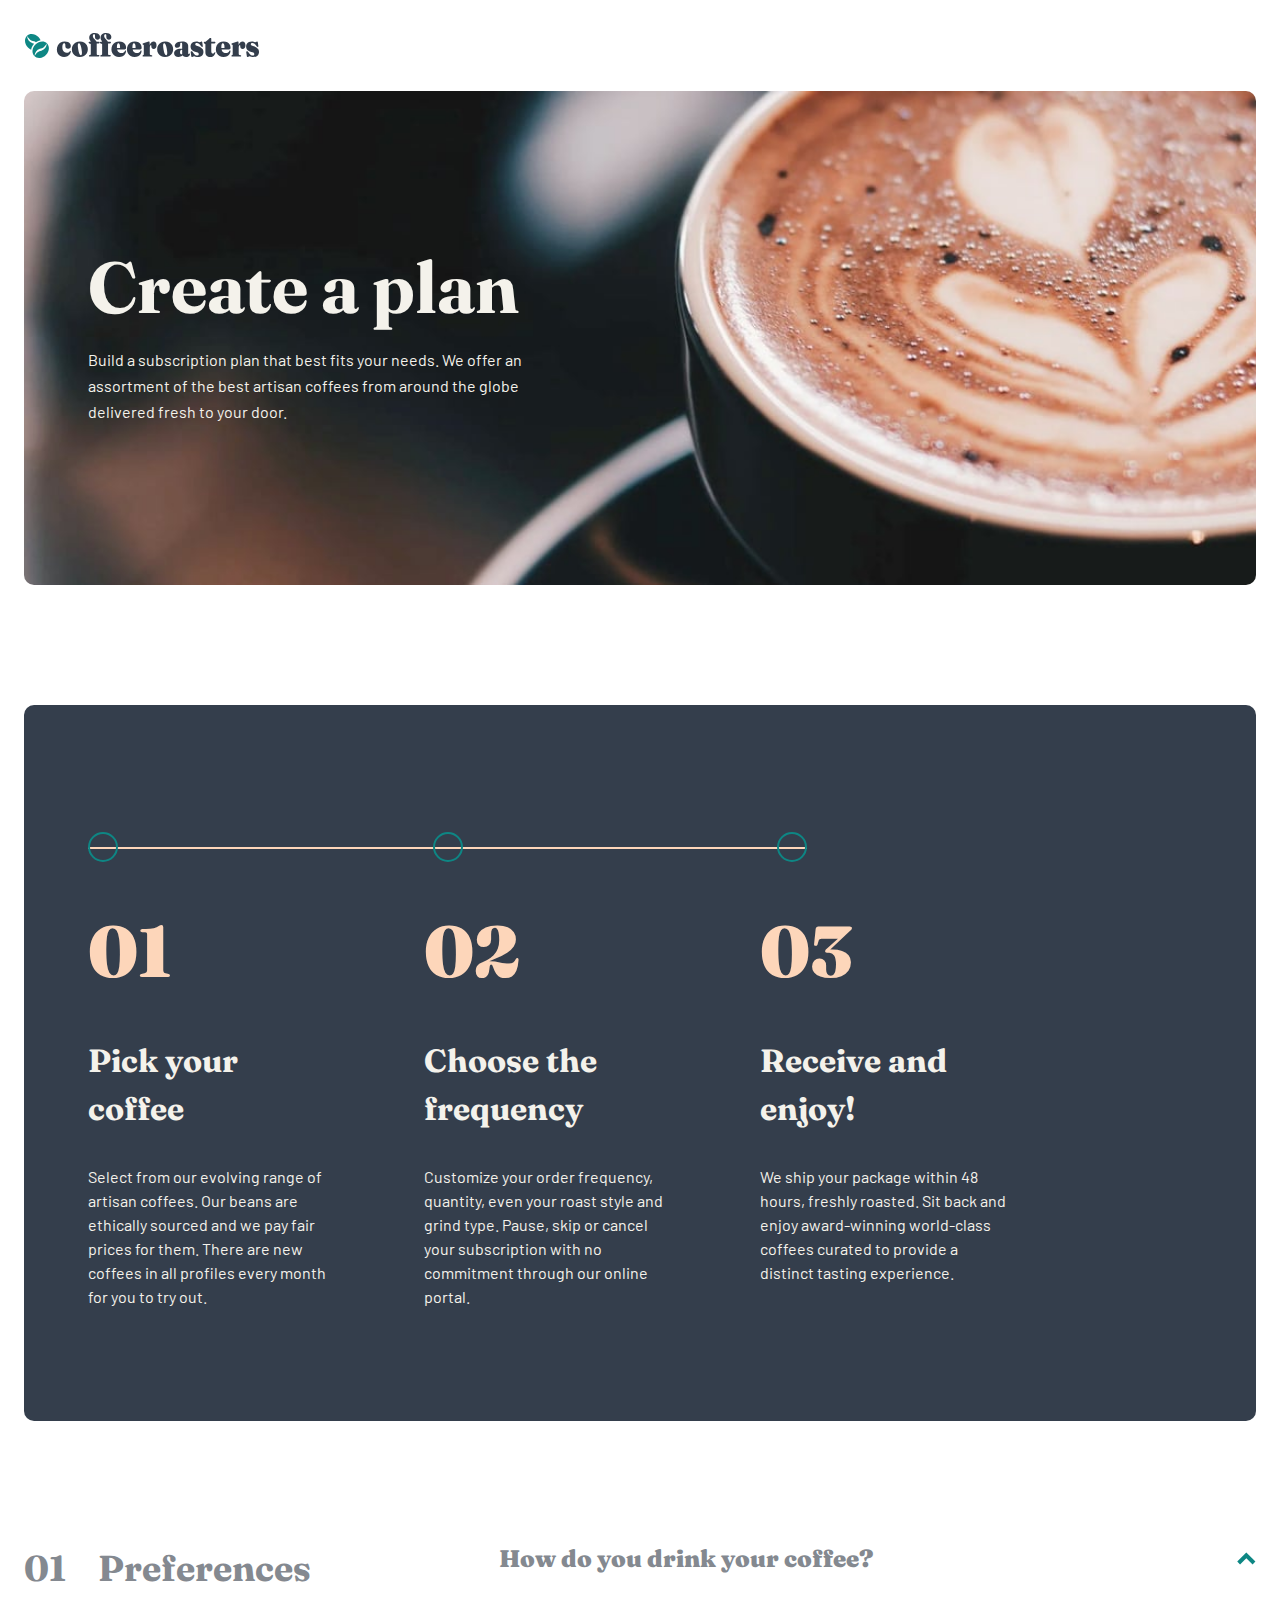
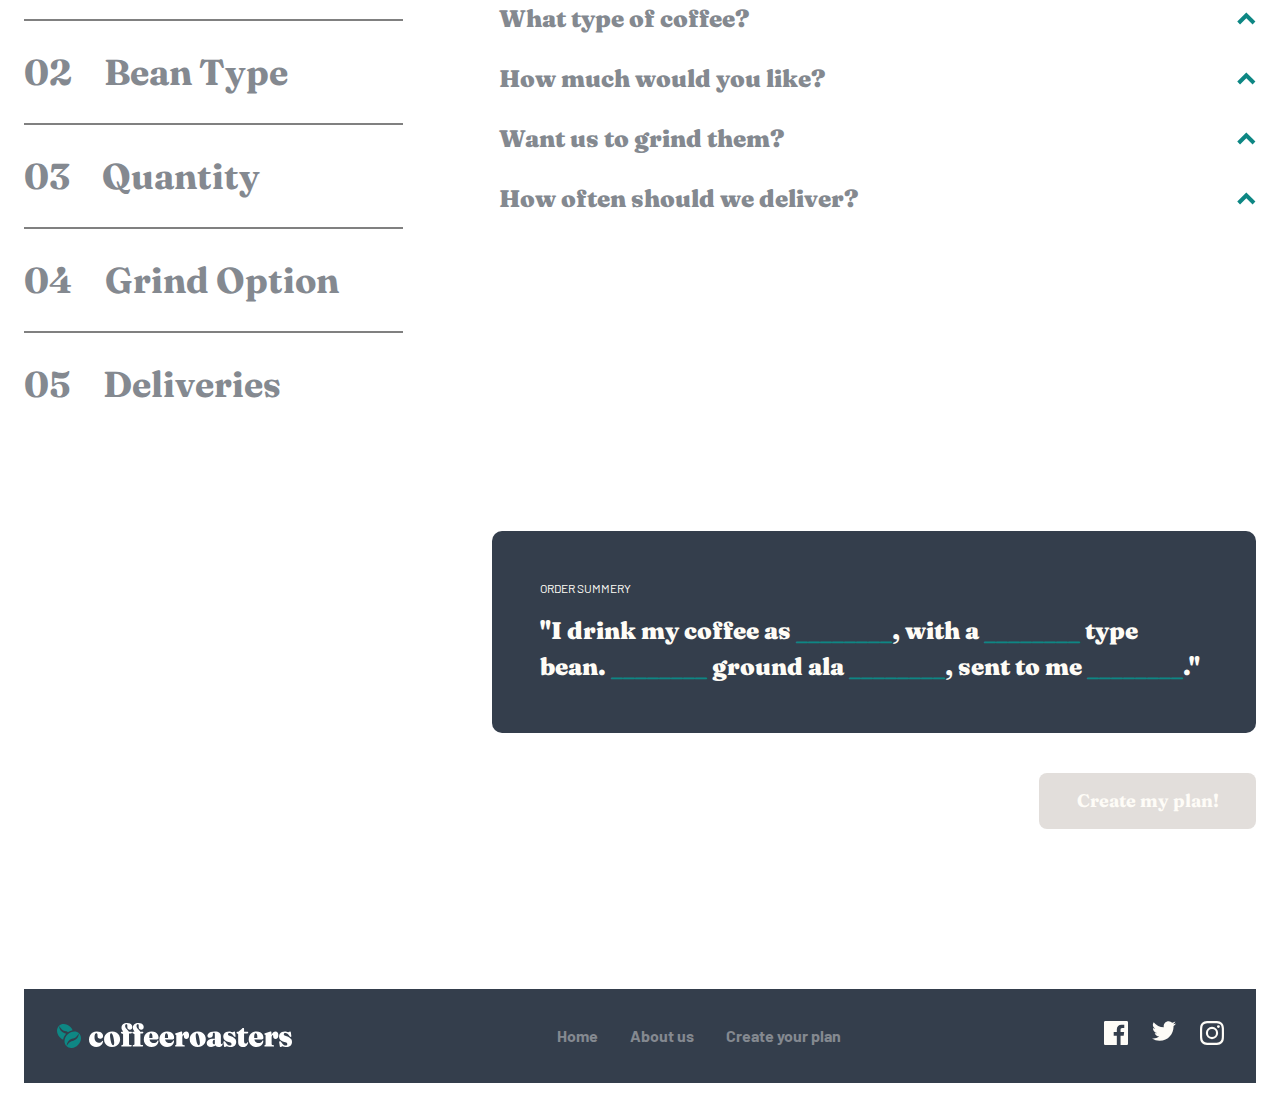
<file: plan.html>
<!DOCTYPE html>
<html lang="en">
<head>
    <meta charset="UTF-8">
    <meta http-equiv="X-UA-Compatible" content="IE=edge">
    <meta name="viewport" content="width=device-width, initial-scale=1.0">
    <link rel="stylesheet" href="css/styles.css">
    <title>Coffeeroasters | Home</title>
</head>
<body class="container">
    <header>
        <nav>
            <div class="logo-dropdown flex">
                <a href="/index.html"><img class="logo-img" src="images/shared/desktop/logo.svg" alt="Company Logo"></a>
                <div id="nav-dropdown" class="nav-dropdown-closed"></div>
            </div>
            <div id="nav-links" class="nav-links hidden">
                <ul class="nav-ul">
                    <li><a class="nav-a" href="/index.html">Home</a></li>
                    <li><a class="nav-a" href="/index.html">About us</a></li>
                    <li><a class="nav-a" href="/index.html">Create your plan</a></li>
                </ul>
            </div>
        </nav>
    </header>
    <main>
        <section class="plan-img hero-section border-radius-10 text-cream">
            <div class="hero-section-text flow">
                <h1 class="hero-section-text-h2 ff-fraunces">Create a plan</h1>
                <p class="hero-section-text-p">Build a subscription plan that best fits 
                    your needs. We offer an assortment of the best artisan coffees from 
                    around the globe delivered fresh to your door.
                </p>
            </div>
        </section>

        <section class="bg-dark-grey-blue text-cream border-radius-10">
            <div class="three-item-layout three-item-layout-alt">
                <div class="step-status-bar flex">
                    <div class="step-status-circle step-status-circle-alt"></div>
                    <div class="step-status-circle step-status-circle-alt"></div>
                    <div class="step-status-circle step-status-circle-alt"></div>
                </div>
                <div class="three-item-layout-container flex">
                    <div class="three-item-layout-item flow">
                        <span class="text-pale-orange fs-800 ff-fraunces fw-black">01</span>
                        <h3 class="ff-fraunces fs-600">Pick your coffee</h3>
                        <p>Select from our evolving range of artisan coffees.
                           Our beans are ethically sourced and we pay fair prices
                           for them. There are new coffees in all profiles every
                           month for you to try out.
                        </p>
                    </div>
                    <div class="three-item-layout-item flow">
                        <span class="text-pale-orange fs-800 ff-fraunces fw-black">02</span>
                        <h3 class="ff-fraunces fs-600">Choose the frequency</h3>
                        <p>Customize your order frequency, quantity, even
                           your roast style and grind type. Pause, skip or
                           cancel your subscription with no commitment through
                           our online portal.
                        </p>
                    </div>
                    <div class="three-item-layout-item flow">
                        <span class="text-pale-orange fs-800 ff-fraunces fw-black">03</span>
                        <h3 class="ff-fraunces fs-600">Receive and enjoy!</h3>
                        <p>We ship your package within 48 hours, freshly
                           roasted. Sit back and enjoy award-winning
                           world-class coffees curated to provide
                           a distinct tasting experience.
                        </p>
                    </div>
                </div>
            </div>
        </section>
    
        <section class="plan-container flex">
            <!-- This needs to hidden on mobile and tablet only visible on desktop -->
            <div class="plan-index flow ff-fraunces fs-500 text-grey"> 
                <h2 data-order-step="1" data-question="1"><span>01</span>Preferences</h2>
                <h2 data-order-step="2" data-question="2"><span>02</span>Bean Type</h2>
                <h2 data-order-step="3" data-question="3"><span>03</span>Quantity</h2>
                <h2 data-order-step="4" data-question="4"><span>04</span>Grind Option</h2>
                <h2 data-order-step="5" data-question="5"><span>05</span>Deliveries</h2>
            </div>
            <div class="accordion-container flow">
                <div class="accordion-menu flex" data-question="1">
                    <h2 class="ff-fraunces fw-black text-grey">How do you drink your coffee?</h2>
                    <svg class="arrow arrow-rotate" width="19" height="13" xmlns="http://www.w3.org/2000/svg"><path d="M15.949.586l2.828 2.828-9.096 9.096L.586 3.414 3.414.586l6.267 6.267z" fill="#0E8784" fill-rule="nonzero"/></svg>
                </div>
                <div class="accordion">
                    <div class="accordion-item-container">
                        <div class="card card-hidden card-hover flow bg-cream text-dark-grey-blue border-radius-10" data-item="1" data-choice="Capsules">
                            <h4 class="ff-fraunces line-h-400 fs-500">Capsule</h4>
                            <p class="ff-barlow fs-400">Compatible with Nspresso systems and similar brewers.</p>
                        </div>
                        <div class="card card-hidden card-hover flow bg-cream text-dark-grey-blue border-radius-10" data-item="1" data-choice="Filter">
                            <h4 class="ff-fraunces line-h-400 fs-500">Filter</h4>
                            <p class="ff-barlow fs-400">For pour over or drip methods like Aeropress, Chemex, and V60.</p>
                        </div>
                        <div class="card card-hidden card-hover flow bg-cream text-dark-grey-blue border-radius-10" data-item="1" data-choice="Espresso">
                            <h4 class="ff-fraunces line-h-400 fs-500">Espresso</h4>
                            <p class="ff-barlow fs-400">Dense and Finely ground beans for an intense, flavorful experience.</p>
                        </div>
                    </div>
                </div>
                <div class="accordion-menu flex" data-question="2">
                    <h2 class="ff-fraunces fw-black text-grey">What type of coffee?</h2>
                    <svg class="arrow arrow-rotate" width="19" height="13" xmlns="http://www.w3.org/2000/svg"><path d="M15.949.586l2.828 2.828-9.096 9.096L.586 3.414 3.414.586l6.267 6.267z" fill="#0E8784" fill-rule="nonzero"/></svg>
                </div>
                <div class="accordion">
                    <div class="accordion-item-container">
                        <div class="card card-hidden card-hover flow bg-cream text-dark-grey-blue border-radius-10" data-item="2" data-choice="Single Origin" >
                            <h4 class="ff-fraunces line-h-400 fs-500">Single Origin</h4>
                            <p class="ff-barlow fs-400">Distinct, high quality coffee from a specific family-owned farm.</p>
                        </div>
                        <div class="card card-hidden card-hover flow bg-cream text-dark-grey-blue border-radius-10" data-item="2" data-choice="Decafe">
                            <h4 class="ff-fraunces line-h-400 fs-500">Decafe</h4>
                            <p class="ff-barlow fs-400">Just like regular coffee, except the caffeine has been removed.</p>
                        </div>
                        <div class="card card-hidden card-hover flow bg-cream text-dark-grey-blue border-radius-10" data-item="2" data-choice="Blended">
                            <h4 class="ff-fraunces line-h-400 fs-500">Blended</h4>
                            <p class="ff-barlow fs-400">Combination of two or three dark roasted beans of organic coffees.</p>
                        </div>
                    </div>
                </div>
                <div class="accordion-menu flex" data-question="3">
                    <h2 class="ff-fraunces fw-black text-grey">How much would you like?</h2>
                    <svg class="arrow arrow-rotate" width="19" height="13" xmlns="http://www.w3.org/2000/svg"><path d="M15.949.586l2.828 2.828-9.096 9.096L.586 3.414 3.414.586l6.267 6.267z" fill="#0E8784" fill-rule="nonzero"/></svg>
                </div>
                <div class="accordion">
                    <div class="accordion-item-container">
                        <div class="card card-hidden card-hover flow bg-cream text-dark-grey-blue border-radius-10" data-item="3" data-choice="250g">
                            <h4 class="ff-fraunces line-h-400 fs-500">250g</h4>
                            <p class="ff-barlow fs-400">Perfect for the solo drinker. Yields about 12 delicious cups.</p>
                        </div>
                        <div class="card card-hidden card-hover flow bg-cream text-dark-grey-blue border-radius-10" data-item="3" data-choice="500g">
                            <h4 class="ff-fraunces line-h-400 fs-500">500g</h4>
                            <p class="ff-barlow fs-400">Perfect option for a couple. Yields about 40 delectable cups.</p>
                        </div>
                        <div class="card card-hidden card-hover flow bg-cream text-dark-grey-blue border-radius-10" data-item="3" data-choice="1000g">
                            <h4 class="ff-fraunces line-h-400 fs-500">1000g</h4>
                            <p class="ff-barlow fs-400">Perfect for offices and events. Yields about 90 delightful cups.</p>
                        </div>
                    </div>
                </div>
                <div class="accordion-menu flex" data-question="4">
                    <h2 class="ff-fraunces fw-black text-grey">Want us to grind them?</h2>
                    <svg class="arrow arrow-rotate" width="19" height="13" xmlns="http://www.w3.org/2000/svg"><path d="M15.949.586l2.828 2.828-9.096 9.096L.586 3.414 3.414.586l6.267 6.267z" fill="#0E8784" fill-rule="nonzero"/></svg>
                </div>
                <div class="accordion">
                    <div class="accordion-item-container">
                        <div class="card card-hidden card-hover flow bg-cream text-dark-grey-blue border-radius-10" data-item="4" data-choice="Wholebean">
                            <h4 class="ff-fraunces line-h-400 fs-500">Wholebean</h4>
                            <p class="ff-barlow fs-400">Best choice if you cherish the full sensory experience.</p>
                        </div>
                        <div class="card card-hidden card-hover  flow bg-cream text-dark-grey-blue border-radius-10" data-item="4" data-choice="Filter">
                            <h4 class="ff-fraunces line-h-400 fs-500">Filter</h4>
                            <p class="ff-barlow fs-400">For drip or pour-over coffee methods such as V60 or Aeropress.</p>
                        </div>
                        <div class="card card-hidden card-hover flow bg-cream text-dark-grey-blue border-radius-10" data-item="4" data-choice="Cafetiére">
                            <h4 class="ff-fraunces line-h-400 fs-500">Cafetiére</h4>
                            <p class="ff-barlow fs-400">Course ground beans specially suited for french press coffee</p>
                        </div>
                    </div>
                </div>
                <div class="accordion-menu flex" data-question="5">
                    <h2 class="ff-fraunces fw-black text-grey">How often should we deliver?</h2>
                    <svg class="arrow arrow-rotate" width="19" height="13" xmlns="http://www.w3.org/2000/svg"><path d="M15.949.586l2.828 2.828-9.096 9.096L.586 3.414 3.414.586l6.267 6.267z" fill="#0E8784" fill-rule="nonzero"/></svg>
                </div>
                <div class="accordion">
                    <div class="accordion-item-container">
                        <div class="card card-hidden card-hover flow bg-cream text-dark-grey-blue border-radius-10" data-item="5" data-choice="Every week">
                            <h4 class="ff-fraunces line-h-400 fs-500">Every week</h4>
                            <p id="card-every-week-price" class="ff-barlow fs-400">$7.20 per shipment. Includes free first-class shipping.</p>
                        </div>
                        <div class="card card-hidden card-hover flow bg-cream text-dark-grey-blue border-radius-10" data-item="5" data-choice="Every 2 weeks">
                            <h4 class="ff-fraunces line-h-400 fs-500">Every 2 weeks</h4>
                            <p id="card-every-2weeks-price" class="ff-barlow fs-400">$9.60 per shipment. Includes free priority shipping.</p>
                        </div>
                        <div class="card card-hidden card-hover flow bg-cream text-dark-grey-blue border-radius-10" data-item="5" data-choice="Every month">
                            <h4 class="ff-fraunces line-h-400 fs-500">Every month</h4>
                            <p id="card-every-month-price" class="ff-barlow fs-400">$12.00 per shipment. Includes free priority shipping.</p>
                        </div>
                    </div>
                </div>
            </div>
        </section>

        <section class="plan-data-summery ff-fraunces bg-dark-grey-blue text-light-cream border-radius-10">
            <h2 class="plan-order-summery-text">ORDER SUMMERY</h2>
            <div id="data-summery">
                <p class="fw-black">"I drink my coffee as 
                    <span class="text-dark-cyan">________</span>, 
                    with a <span class="text-dark-cyan">________</span> type bean. 
                    <span class="text-dark-cyan">________</span> ground ala 
                    <span class="text-dark-cyan">________</span>, sent to me 
                    <span class="text-dark-cyan">________</span>."
                </p>
            </div>
        </section>

        <button id="create-plan" class="create-plan btn-disabled btn border-radius-8 ff-fraunces fw-bold bg-dark-cyan text-cream">Create my plan!</button>

        <div id="checkout-modal" class="checkout-modal modal-hidden">
            <div class="checkout-modal-top ff-fraunces bg-dark-grey-blue">
                <h2 class="text-cream">Order Summary</h2>
            </div>
            <div class="checkout-modal-bottom bg-light-cream text-grey flow">
                <div id="modal-data-summary" class="flow fw-black ff-fraunces fs-500">
                    <p>"I drink my coffee as 
                        <span class="text-dark-cyan">________</span>, 
                        with a <span class="text-dark-cyan">________</span> type bean. 
                        <span class="text-dark-cyan">________</span> ground ala 
                        <span class="text-dark-cyan">________</span>, sent to me 
                        <span class="text-dark-cyan">________</span>."
                    </p>
                </div>
                <p class="text-grey"> 
                    Is this correct? You can proceed to checkout or go back to plan selection 
                    if something is off. Subscription discount codes can also be redeemed at 
                    the checkout. 
                </p>
                <div class="modal-checkout-btn-area flex">
                    <p id="total-price-p" class="total-price-p ff-fraunces fw-black fs-600 text-dark-grey-blue">$14.00 / Mo.</p>
                    <button id="checkout-btn" class="checkout-btn btn border-radius-8 ff-fraunces fw-bold bg-dark-cyan text-cream">Checkout</button>
                </div>
            </div>
        </div>
    </main>
    <footer>
        <nav class="nav-footer flex bg-dark-grey-blue">
            <a href="/index.html"><img class="footer-logo-img" src="images/shared/desktop/logo-white-text.svg" alt="Company Logo"></a>
            <div class="nav-footer-links">
                <ul class="nav-footer-links-ul flex">
                    <li><a class="nav-footer-links-a" href="/index.html">Home</a></li>
                    <li><a class="nav-footer-links-a" href="/index.html">About us</a></li>
                    <li><a class="nav-footer-links-a" href="/index.html">Create your plan</a></li>
                </ul>
            </div>
            <div class="social-media-links flex">
                <a href="#"><svg xmlns="http://www.w3.org/2000/svg" width="24" height="24"><path fill="#FEFCF7" d="M22.675 0H1.325C.593 0 0 .593 0 1.325v21.351C0 23.407.593 24 1.325 24H12.82v-9.294H9.692v-3.622h3.128V8.413c0-3.1 1.893-4.788 4.659-4.788 1.325 0 2.463.099 2.795.143v3.24l-1.918.001c-1.504 0-1.795.715-1.795 1.763v2.313h3.587l-.467 3.622h-3.12V24h6.116c.73 0 1.323-.593 1.323-1.325V1.325C24 .593 23.407 0 22.675 0z"/></svg></a>
                <a href="#"><svg xmlns="http://www.w3.org/2000/svg" width="24" height="20"><path fill="#FEFCF7" d="M24 2.557a9.83 9.83 0 01-2.828.775A4.932 4.932 0 0023.337.608a9.864 9.864 0 01-3.127 1.195A4.916 4.916 0 0016.616.248c-3.179 0-5.515 2.966-4.797 6.045A13.978 13.978 0 011.671 1.149a4.93 4.93 0 001.523 6.574 4.903 4.903 0 01-2.229-.616c-.054 2.281 1.581 4.415 3.949 4.89a4.935 4.935 0 01-2.224.084 4.928 4.928 0 004.6 3.419A9.9 9.9 0 010 17.54a13.94 13.94 0 007.548 2.212c9.142 0 14.307-7.721 13.995-14.646A10.025 10.025 0 0024 2.557z"/></svg></a>
                <a href="#"><svg xmlns="http://www.w3.org/2000/svg" width="24" height="24"><path fill="#FEFCF7" d="M12 2.163c3.204 0 3.584.012 4.85.07 3.252.148 4.771 1.691 4.919 4.919.058 1.265.069 1.645.069 4.849 0 3.205-.012 3.584-.069 4.849-.149 3.225-1.664 4.771-4.919 4.919-1.266.058-1.644.07-4.85.07-3.204 0-3.584-.012-4.849-.07-3.26-.149-4.771-1.699-4.919-4.92-.058-1.265-.07-1.644-.07-4.849 0-3.204.013-3.583.07-4.849.149-3.227 1.664-4.771 4.919-4.919 1.266-.057 1.645-.069 4.849-.069zM12 0C8.741 0 8.333.014 7.053.072 2.695.272.273 2.69.073 7.052.014 8.333 0 8.741 0 12c0 3.259.014 3.668.072 4.948.2 4.358 2.618 6.78 6.98 6.98C8.333 23.986 8.741 24 12 24c3.259 0 3.668-.014 4.948-.072 4.354-.2 6.782-2.618 6.979-6.98.059-1.28.073-1.689.073-4.948 0-3.259-.014-3.667-.072-4.947-.196-4.354-2.617-6.78-6.979-6.98C15.668.014 15.259 0 12 0zm0 5.838a6.162 6.162 0 100 12.324 6.162 6.162 0 000-12.324zM12 16a4 4 0 110-8 4 4 0 010 8zm6.406-11.845a1.44 1.44 0 100 2.881 1.44 1.44 0 000-2.881z"/></svg></a>
            </div>
        </nav>
    </footer>
    <div id="checkout-modal-bg" class="checkout-modal-transparent-bg modal-hidden"></div>
    <script src="js/app.js"></script>
</body>
</html>
</file>
<file: css/styles.css>
@import url('https://fonts.googleapis.com/css2?family=Barlow:wght@400;700&family=Fraunces:opsz,wght@9..144,400;9..144,700;9..144,900&display=swap');

:root{

    /* Colors */
    --clr-dark-cyan: 179, 81%, 29%;
    --clr-light-cyan: 178, 55%, 61%;
    --clr-dark-grey-blue: 215, 19%, 25%;
    --clr-pale-orange: 25, 94%, 86%;
    --clr-light-cream: 43, 78%, 98%;
    --clr-grey: 215, 5%, 54%;
    --clr-cream: 43, 30%, 94%;

    /* font-family */
    --ff-barlow: 'Barlow', sans-serif;
    --ff-fraunces: 'Fraunces', serif;

    /* font-sizes */
    --fs-900: 9.375rem;
    --fs-800: 4.5rem;
    --fs-700: 2.5rem;
    --fs-600: 2rem;
    --fs-500: 1.5rem;
    --fs-400: 1rem;
    --fs-300: .75rem;

    /* line-heights */
    --line-h-800: 4.5rem;   /*h1*/
    --line-h-700: 3rem;     /*h2*/
    --line-h-600: 2.25rem;  /*h3*/
    --line-h-500: 2rem;     /*h4*/
    --line-h-400: 1.625rem; /*p*/
    --line-h-300: .9375rem; /*nav*/
    
    /* font-weight */
    --fw-black: 900;
    --fw-bold: 700;
    --fw-regular: 400;   
}

/* ------------------- */
/* Resets              */
/* ------------------- */

/* Box sizing */
*, 
*::before, 
*::after{
    box-sizing: border-box;
}

/* Reset Margins */
h1, 
h2, 
h3, 
h4, 
h5, 
h6, 
p, 
figure, 
picture{
    margin: 0
}

/* sets up the body */

body{
    margin-inline: auto;
    line-height: 1.5;
    
    color: hsl(var(--clr-dark-grey-blue));
    font-family: var(--ff-barlow);
}

/* Images are now easier to work with */

img, 
picture{
    max-width: 100%;
    display: block;
}

/* Makes it so you don't have to set the font on these elements all the time*/
input, 
button, 
select, 
textarea{
    font: inherit
}

/* ------------------- */
/*      Utilities      */
/* ------------------- */

/* general */

.flex {
	display: flex;
	gap: var(--gap, 1rem);
}

.grid {
	display: grid;
	gap: var(--gap, 1rem)
}

.container {
	padding-inline: 1.5em;
	margin-inline: auto;
	max-width: 90rem;
}

.flow > *:not(:first-child) {
	margin-top: 1.5rem;
}

.border-radius-10{border-radius: 0.625rem;}

.border-radius-8{border-radius: .5rem;}

/* colors */

.bg-dark-cyan{background-color: hsl(var(--clr-dark-cyan));}
.bg-light-cyan{background-color: hsl(var(--clr-light-cyan));}
.bg-dark-grey-blue{background-color: hsl(var(--clr-dark-grey-blue));}
.bg-pale-orange{background-color: hsl(var(--clr-pale-orange));}
.bg-light-cream{background-color: hsl(var(--clr-light-cream));}
.bg-cream{background-color: hsl(var(--clr-cream));}
.bg-grey{background-color: hsl(var(--clr-grey));}

.text-dark-cyan{color: hsl(var(--clr-dark-cyan));}
.text-dark-grey-blue{color: hsl(var(--clr-dark-grey-blue));}
.text-pale-orange{color: hsl(var(--clr-pale-orange));}
.text-light-cream{color: hsl(var(--clr-light-cream));}
.text-cream{color: hsl(var(--clr-cream));}
.text-grey{color: hsl(var(--clr-grey));}

/* typography */

.uppercase{text-transform: uppercase;}
.lowercase{text-transform: lowercase;}

.ff-barlow{font-family: var(--ff-barlow);}
.ff-fraunces{font-family: var(--ff-fraunces);}

.fs-900{font-size: var(--fs-900);}
.fs-800{font-size: var(--fs-800);}
.fs-700{font-size: var(--fs-700);}
.fs-600{font-size: var(--fs-600);}
.fs-500{font-size: var(--fs-500);}
.fs-400{font-size: var(--fs-400);}
.fs-300{font-size: var(--fs-300);}

.line-h-800{line-height: var(--line-h-800);}
.line-h-700{line-height: var(--line-h-700);}
.line-h-600{line-height: var(--line-h-600);}
.line-h-500{line-height: var(--line-h-500);}
.line-h-400{line-height: var(--line-h-400);}
.line-h-300{line-height: var(--line-h-300);}

.fw-black{font-weight: var(--fw-black);}
.fw-bold{font-weight: var(--fw-bold);}
.fw-regular{font-weight: var(--fw-regular);}

.letter-spacing-1{letter-spacing: 1px;}

.paragraph-break{
    margin-top: 21px;
}

ul{
    margin: 0;
    padding: 0;
    list-style: none;
}

a{
    text-decoration: none;
    transition: color 500ms;
}

a:hover{
    color: hsl(var(--clr-dark-grey-blue));
}

/* ------------------- */
/*      Components     */
/* ------------------- */

/*Button*/
.btn{
    display: grid;
    place-content: center;
   width: 217px;
   height: 56px;
   border: none;
   cursor: pointer;
   font-size: 1.125rem;
   transition: background-color 150ms ease-in-out;
}

.btn:hover,  
.btn:active{
    background-color: hsl(var(--clr-light-cyan));
}

.btn-disabled{
    width: 217px;
    height: 56px;
    border: none;
    font-size: 1.125rem;
    background-color: hsl(var(--clr-grey));
}

/*Card*/
.card{
    width: 100%;
    padding: 1.5rem;
    transition: background-color 150ms ease-in-out;
    cursor: pointer;
}

.card-hover:hover{
    background-color: hsl(var(--clr-pale-orange));
}

.card-active{
    width: 100%;
    padding: 1.5rem;
    color: hsl(var(--clr-light-cream));
    background-color: hsl(var(--clr-dark-cyan));
    cursor: pointer;
}

/*Accordion Menu*/

.accordion-menu{
    text-align: left;
    justify-content: space-between;
    align-items: center;
    font-size: var(--fs-400);
    cursor: pointer;
}

.arrow{
    width: 1.25rem;
    transition: transform 150ms ease-in-out;
}

/*Color Transition*/
.arrow path{
    transition: fill 150ms ease-in-out;
}

/*rotate Transition*/
.arrow-rotate{
    transform-origin: center;
    transform: rotate(180deg); 
}

/*Hover Color Transition*/
.accordion-menu:hover .arrow path,
.accordion-menu:focus .arrow path{
    fill: hsl(var(--clr-light-cyan));
}

.accordion-menu-disabled{
    opacity: .5;
    cursor: default;
}

.accordion-item-container > *:not(:first-child){
    margin-top: 1rem;
}

/*Header - All Pages*/
nav{
    margin-top: 2rem;
}
.logo-dropdown{
    justify-content: space-between;
    align-items: center;
}

.logo-img{
    width: 165px;
}

.nav-dropdown-closed, 
.nav-dropdown-opened{
    background-size: cover;
    background-repeat: no-repeat;
    background-position: center;
}

.nav-dropdown-closed{
    background-image: url(../images/shared/mobile/icon-hamburger.svg);
    width: 16px;
    height: 15px;
   
}

.nav-dropdown-opened{
    background-image: url(../images/shared/mobile/icon-close.svg);
    width: 14px;
    height: 13px;
}

.nav-links{
    padding-top: 5rem;
    position: fixed;
    top: 4rem;
    right: 0;
    left: 0;
    bottom: 0;
    text-align: center;
    background: linear-gradient(white 30%, hsl(0, 0%, 59%, .5));
}

.nav-ul{
    font-family: var(--ff-fraunces);
    font-weight: var(--fw-bold);
    font-size: var(--fs-500);
    letter-spacing: 1px;
    
}

.nav-ul *:not(:first-child) {
    margin-top: 1rem;
}

.nav-a{
    color: hsl(var(--clr-dark-grey-blue))
}

.hidden{
    display: none;
}

.card-hidden{
    display: none;
}

.modal-hidden{
    display: none;
}


/*Hero Section - All Pages*/

main{
    text-align: center;
}

.home-img{
    background-image: url(../images/home/mobile/image-hero-coffeepress.jpg);
}
.about-img{
    background-image: url(../images/about/mobile/image-hero-whitecup.jpg);
}
.plan-img{
    background-image: url(../images/plan/mobile/image-hero-blackcup.jpg);
}

.hero-section{
    margin: 2em 0 4em 0;
    padding: 6em 1.5em;
    background-size: cover;
}
.hero-section-text{
    max-width: 20rem;
    margin-inline: auto;
}

.hero-section-text-h2{
    font-size: var(--fs-700);
    line-height: var(--line-h-700);
}
.hero-section-text-p{
    font-size: var(--fs-300);
    line-height: var(--line-h-400);
}

/* ------------------- */
/*      Home Layout    */
/* ------------------- */

/*Main - our collection*/

.coffee-choices{
    flex-direction: column;
    align-items: center;
    text-align: center;
}

.coffee-choice-item{
   margin-bottom: 3rem;
}

.coffee-choice-img{
    display: inline-block;
    width: 60%;
    max-width: 255px;
}

.coffee-choice-text{
    max-width: 280px;
}

/*Main - why choose us*/
.why-choose-us{
    position: relative;
}
.why-choose-us-h2{
    font-size: var(--fs-600);
}
.why-choose-us-p{
    margin-inline: auto;
    max-width: 550px;
}
.card-home-main{
    position: absolute;
    top: -20rem;
    z-index: -1;
    height: 880px;
    padding: 4rem 1.5rem;
    width: 100%;
}
.cards{
    margin-top: 28rem;
}

.card-home{
    margin: 1rem 2rem;
    padding: 4rem 2rem;
}


.card-home > *:not(:first-child),
.card-home-text > *:not(:first-child){
	margin-top: 1.5rem;
}


/*Main - How it works*/

.three-item-layout{
    margin-top: 7.5rem;
    display: flex;
    flex-direction: column;
    gap: 3rem;
    align-items: center;
}

.three-item-layout-alt{
    padding: 1rem;
}

.three-item-layout-container{
    flex-direction: column;
    gap: 2rem;
}

.three-item-layout-item{
    margin-bottom: 3rem;
}

.three-item-layout-item > *:not(:first-child){
    margin-top: 2rem;
}


/* ------------------- */
/*      About Layout   */
/* ------------------- */

/*Main*/

.our-commitment{
    margin-top: 7.5rem;
    flex-direction: column;
    align-items: center;
}

.our-commitment-img{
    border-radius: .625rem;
    margin: 0 auto;
    width: 80%;
    max-width: 500px;
}


.our-commitment-text{
    margin-top: 3rem;
    max-width: 500px;
}

.our-commitment-text-h2{
    font-size: var(--fs-600);
}

.our-commitment-text-p{
    margin-top: 2rem;
}

.quality{
    margin-top: 12rem;
    position: relative; 
}

.quality-img{
    border-radius: .625rem;
    margin-inline: auto;
    width: 85%;
    max-width: 700px;
}


.quality-text::before{
    content: '';
    position: absolute;
    top: 3rem;
    right: 0;
    left: 0;
    z-index: -1;
    background-color: hsl(var(--clr-dark-grey-blue));
    border-radius: .625rem .625rem 0 0;
    height: 300px;
    width: 100%;
}

.quality-text{
    border-radius: 0 0 .625rem .625rem;
    padding: 4rem 2rem;
    margin: 0 auto;
    width: 100%;
    max-width: 600px;
}

.quality-h2{
    font-size: var(--fs-600);
}
.quality-p{
    line-height: var(--line-h-500);
}

.our-headquarters{
    margin-top: 15rem;
}
.our-headquarters-img{
    width: 70px;
    margin: 0 auto 4rem;
}

.three-item-layout-container{
    max-width: 400px; 
}

/* ------------------- */
/*      Plan Layout    */
/* ------------------- */
.accordion-container{
    width: 100%;
}

.plan-container{
    margin-top: 7.5rem;
    width: 100%;
    text-align: left;
}
.plan-index{
    display: none;
}

.plan-data-summery{
    font-size: var(--fs-500);
    text-align: left;
    margin-top: 7.5rem;
    padding: 1rem;
}

.plan-order-summery-text{
    text-align: left;
    font-family: var(--ff-barlow);
    font-size: var(--fs-300);
    font-weight: var(--fw-regular);
    margin-bottom: 1rem;
}

.create-plan{
    margin-top: 2.5rem;
    margin-left: auto;
}

.btn-disabled{
    color: #FEFCF7;
    background-color: #E2DEDB;
}
.btn-disabled:hover{
    background-color: #E2DEDB;
}
/*Footer - all pages*/

.nav-footer{
    margin-top: 7.5rem;
    margin-bottom: 2rem;
    padding: 4rem;
    flex-direction: column;
    align-items: center;
    text-align: center;
    gap: 2rem;
}
.nav-footer-links-ul{
    flex-direction: column;
    gap: 1rem;
}
.nav-footer-links-a{
    color: hsl(var(--clr-grey));
    font-weight: var(--fw-bold);
}
.nav-footer-links-a:hover{
    color: hsl(var(--clr-light-cream))
}
.social-media-links{
    gap: 1.5rem;
}

/* ------------------- */
/*      Modal Layout    */
/* ------------------- */
.checkout-modal-transparent-bg{
    position: fixed;
    top: 0;
    left: 0;
    width: 100%;
    height: 100%;
    background-color: black;
    opacity: .75;
    z-index: 1;
}
.checkout-modal{
    position: fixed;
    top: 0;
    left: 0;
    right: 0;
    bottom: 0;
    margin: auto;
    width: 90%;
    height: 500px;
    max-width: 540px;
    z-index: 2;
    text-align: left;
}
.checkout-modal-top{
    text-align: center;
    border-radius: 8px 8px 0 0;
    padding: 1.5rem;
}
.checkout-modal-bottom{
    border-radius: 0 0 8px 8px;
    padding: 1.5rem;
}

.checkout-btn{
    margin-top: 2rem;
    margin-inline: auto;
}
.modal-checkout-btn-area{
    flex-direction: column;
}
.total-price-p{
    text-align: center;
}

@media(min-width: 768px){ 
    /* ------------------- */
    /*      Home Layout    */
    /* ------------------- */

    .card-active{
        width: 228px;
        height: 250px; 
    }

    /*Header*/
    nav{
        display: flex;
        justify-content: space-between;
        align-items: center;
    }
    .logo-img{
        width: 236px;
    }
    .nav-dropdown-closed{
        display: none;
    }
    .nav-dropdown-opened{
        display: none;
    }
    .nav-links{
        padding-top: 0;
        position: static;
        text-align: left;
        background: none;
    }
    .nav-ul{
        display: flex;
        align-items: center;
        gap: 2rem;
        text-transform: uppercase;
        font-family: var(--ff-barlow);
        font-weight: var(--fw-bold);
       
    }
    .nav-a{
        color: hsl(var(--clr-grey));
        font-size: var(--fs-300);
        letter-spacing: 1px;
    }
    .nav-ul *:not(:first-child) {
        margin-top: 0;
    }

    /*Main*/

    .home-img{
        background-image: url(../images/home/tablet/image-hero-coffeepress.jpg);
    }
    .about-img{
        background-image: url(../images/about/tablet/image-hero-whitecup.jpg);
    }
    .plan-img{
        background-image: url(../images/plan/tablet/image-hero-blackcup.jpg);
    }
    
    .hero-section{
        padding: 10em 4em;
        text-align: left;
    }

    .hero-section-text{
        margin: 0;
    }

    /*Main - our collection*/

    .coffee-choices{
        text-align: left;
    }

    .coffee-choice-item{
        display: flex;
        align-items: center;
        gap: 2.25rem;
        
    }

    .coffee-choice-img{
        display: block;
    }

    .coffee-choice-text{
        display: flex;
        flex-direction: column;
        gap: 2rem;
        margin-inline: 0;
    }

    /*Main - why choose us*/

    .cards{
        margin-inline: auto;
    }
    .card-home-main{
        height: 700px;
    }

    .card-home{
        display: flex;
        align-items: center;
        justify-content: center;
        gap: 4rem;
        margin: 1rem 4.5rem;
        padding: 4rem 2rem;
    }

    .card-home-text{
        text-align: left;
        width: 400px;
    }

    /*Main - How it works*/

    .three-item-layout{
        text-align: left;
        align-items: stretch;
        max-width: 1050px;
        margin-top: 7.5rem;
    }

    .three-item-layout-alt{
        padding: 4rem;
    }

    .step-status-bar{
        margin-top: 3rem;
        width: 78%;
        justify-content: space-between;
        border-bottom: 2px solid hsl(var(--clr-pale-orange));
    }

    .step-status-circle{
        transform: translateY(15px);
        width: 30px;
        height: 30px;
        background-color: hsl(var(--clr-light-cream));
        border-radius: 50%;
        border: 2px solid hsl(var(--clr-dark-cyan));
    }
    .step-status-circle-alt{
        background-color: hsl(var(--clr-light-cream) 0);
    }
        

    .three-item-layout-container{
        flex-direction: row;
        justify-content: space-between;
        align-items: baseline;
        margin-top: 0;
        max-width: 1000px;
        
    }
    
    .three-item-layout-item{
        margin-top: 0;
        max-width: 250px;
    }

    
    /* ------------------- */
    /*      About Layout   */
    /* ------------------- */
    
    /*Main*/

    .our-commitment{
        flex-direction: row;
        justify-content: center;
        text-align: left;
        line-height: var(--line-h-500);

    }
    .our-commitment-picture{
        width: 50%;
    }

    .our-commitment-img{
        margin-inline: left;
        max-width: 300px;
    }

    .our-commitment-text{
        margin-top: 0;
        width: 50%;
    }

    .our-commitment-text-p{
        margin-top: 2rem;
        
    }

    .quality-text::before{
        top: 10rem;
    }

    .quality-text{
        padding: 5rem 2rem;
    }

    .quality-h2{
        font-size: var(--fs-700);
    }

    .our-headquarters{
        margin-top: 15rem;
    }

    .our-headquarters-img{
        margin: 0 auto 4rem 0;
    }

    /* ------------------- */
    /*      Plan Layout    */
    /* ------------------- */


    /*Footer*/

    .nav-footer-links-ul{
        flex-direction: row;
        gap: 2rem;
    }
}

@media(min-width: 1280px){
    /*Main*/

    .home-img{
        background-image: url(../images/home/desktop/image-hero-coffeepress.jpg);
    }
    .about-img{
        background-image: url(../images/about/desktop/image-hero-whitecup.jpg);
    }
    .plan-img{
        background-image: url(../images/plan/desktop/image-hero-blackcup.jpg);
    }
    
    .hero-section-text{
        max-width: 28rem;
    }
    .hero-section-text-h2{
        font-size: var(--fs-800);
        line-height: var(--line-h-800);
    }
    .hero-section-text-p{
        font-size: var(--fs-400);
        line-height: var(--line-h-400);
    }

    /*Main - our collection*/

    .coffee-choices{
        margin-top: 10rem;
        flex-direction: row;
        justify-content: space-around;
        text-align: center;
    }
    .coffee-choice-item{
        display: block;
        
    }
    .coffee-choice-img{
        margin-bottom: 4rem;
        width: 255px;
        display: inline-block;
    }

     /*Main - why choose us*/
    .card-home-main{
        height: 575px;
    }

    .cards{
        display: flex;
        justify-content: center;
        gap: 2rem;
        margin-top: 28rem 2rem 0 2rem;
     }
    .card-home{
        display: block;
        width: 350px;
        height: 380px;
        margin: 0;
    }
    .card-home-text{
        text-align: center;
        width: auto;
        font-size: var(--fs-400);
    }
    .why-choose-us-h2{
        font-size: var(--fs-700);
    }
    .why-choose-us-p{
        font-size: var(--fs-400);
    }

    /* ------------------- */
    /*      About Layout   */
    /* ------------------- */
    .our-commitment-img{
        margin-inline: right;
        max-width: 500px;
    }

    .quality{
        display: flex;
        flex-direction: row-reverse;
        justify-content: space-between;
        align-items:flex-end;
    }
    .quality-text::before{
        top: 3rem;
        border-radius: .625rem;
        height: 450px;
    }
    .quality-text{
        padding: 3rem;
        text-align: left;
    }

    .our-headquarters{
        margin-top: 15rem;
    }

    /* ------------------- */
    /*      Plan Layout    */
    /* ------------------- */

    .plan-container{
        font-size: var(--fs-600);
        gap: 6rem;
    }

    .plan-index{
        display: block;
        width: 50%;
        
    }
    .plan-index > h2{
        transition: color 300ms;
        display: flex;
        gap: 2rem;
    }
    .plan-index > h2:hover{
        cursor: pointer;
        color: hsl(var(--clr-dark-grey-blue));
    }
    .plan-index > *:not(:last-child){
        border-bottom: 2px solid grey;
        padding-bottom: 1.5rem;
    }

    .plan-data-summery{
        max-width: 100%;
        margin-left: 38%;
        font-size: var(--fs-500);
        padding: 3rem;
    }

    .checkout-modal{
        width: 50%;
    }

    .nav-footer{
        flex-direction: row;
        padding: 2rem;
        align-items: center;
        margin-top: 10rem;
    }
}
</file>
